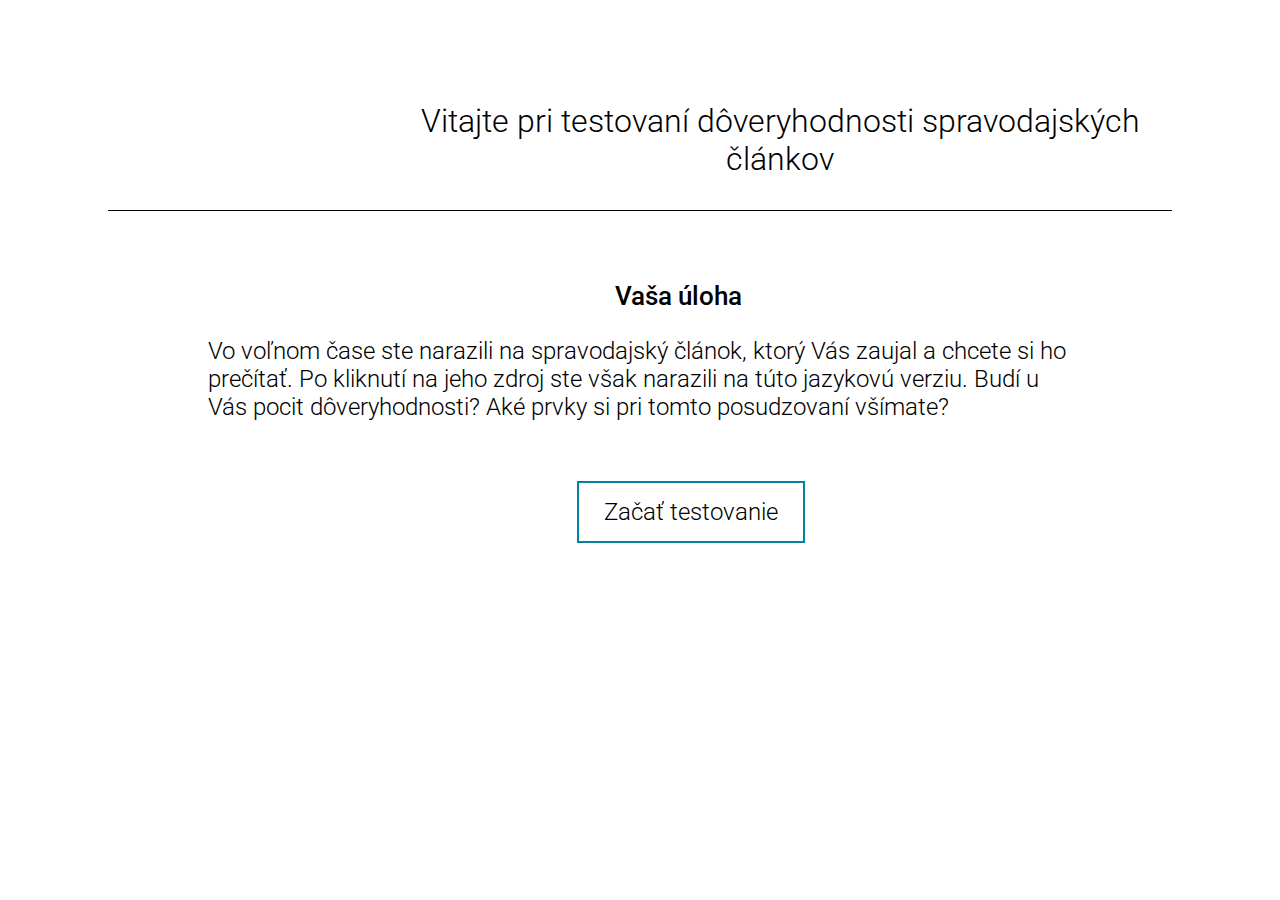
<file: index.html>
<title>Testovanie</title>

<head>
     <meta charset="UTF-8">
     
     <link rel="preconnect" href="https://fonts.gstatic.com">
     <link href="https://fonts.googleapis.com/css2?family=Roboto:wght@300;500&display=swap" rel="stylesheet">

     <link rel="stylesheet" href="index_style.css">

</head>

<body>
    <div class="border">
        <p class="welcome">Vitajte pri testovaní dôveryhodnosti spravodajských článkov</p> 
    </div>

    <p class="task">Vaša úloha</p>
    
    <div class="info">
        <p> Vo voľnom čase ste narazili na spravodajský článok,
            ktorý Vás zaujal a chcete si ho prečítať. Po kliknutí na jeho zdroj
            ste však narazili na túto jazykovú verziu. Budí u Vás pocit dôveryhodnosti?
            Aké prvky si pri tomto posudzovaní všímate?
        </p>
    </div>
     
    <a href="1_author_source_style.html">
          <button class="button start_btn">Začať testovanie</button>
    </a>

</body>
</file>
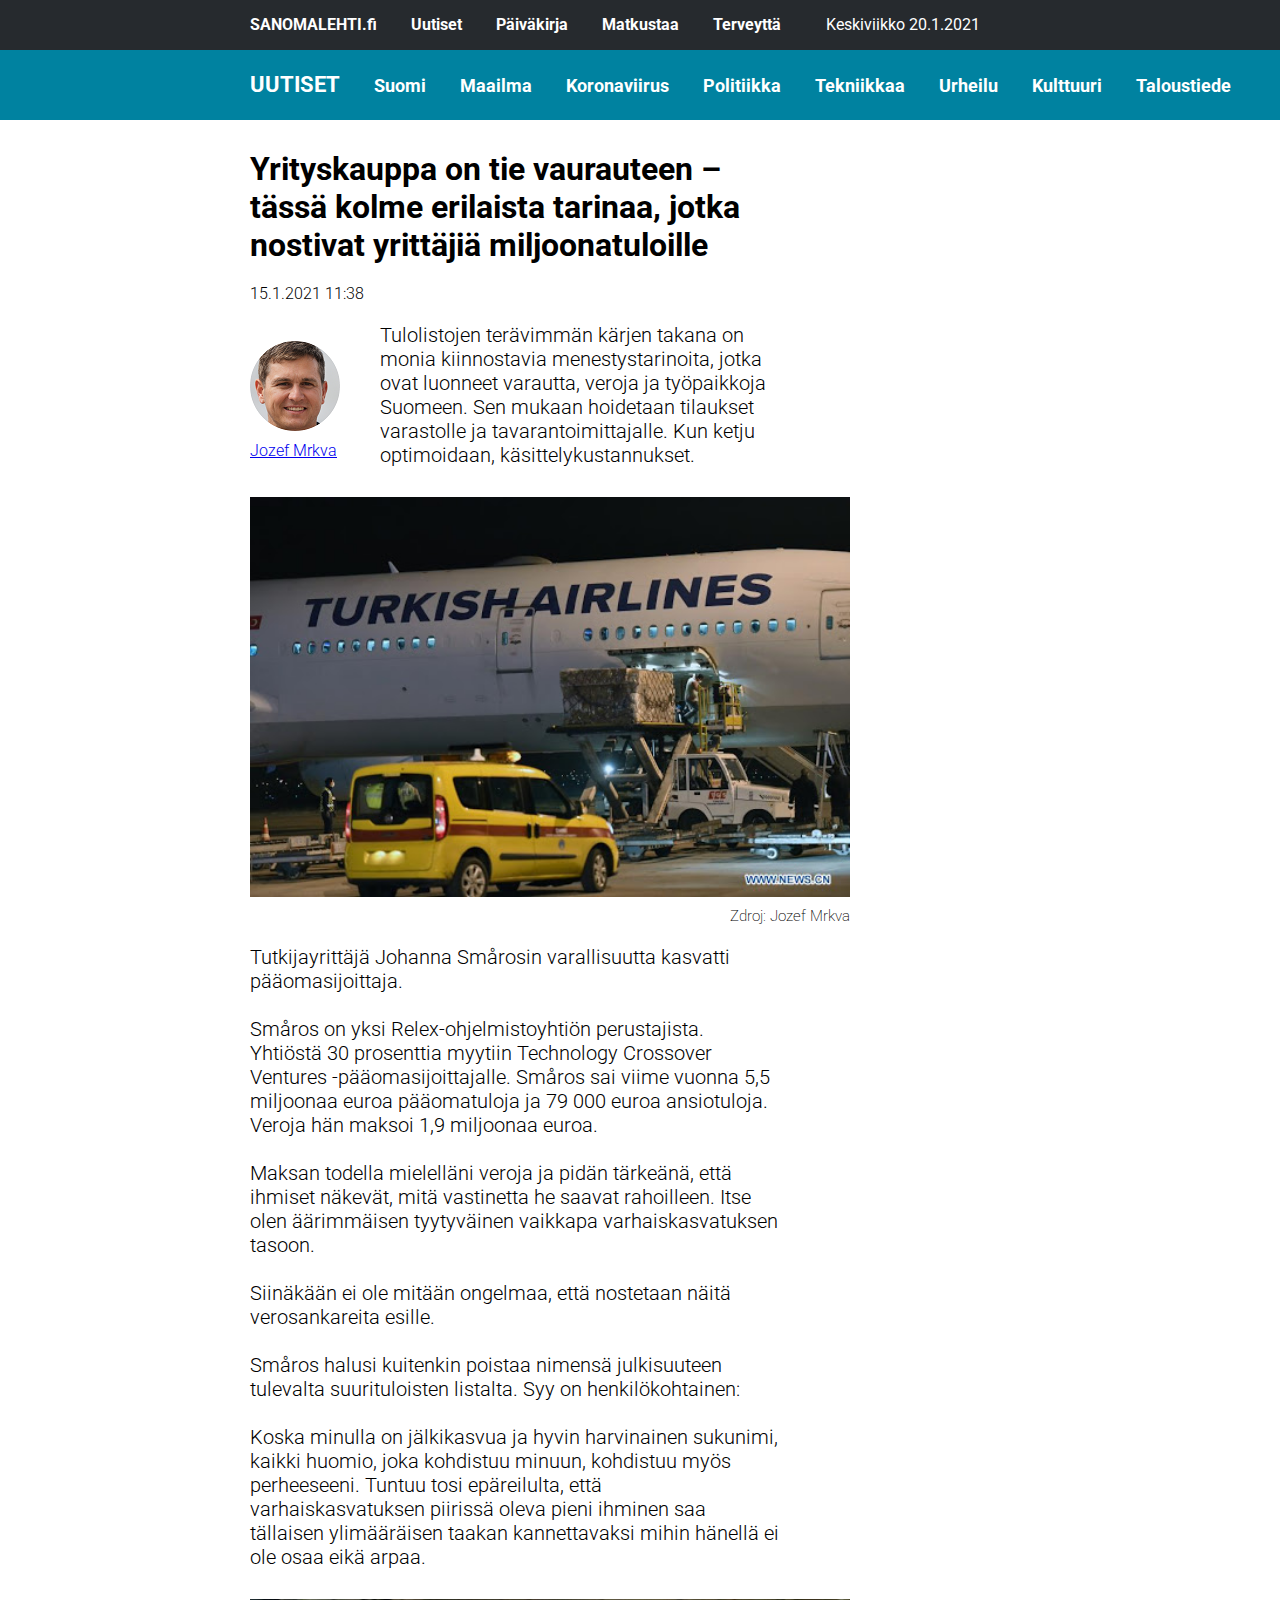
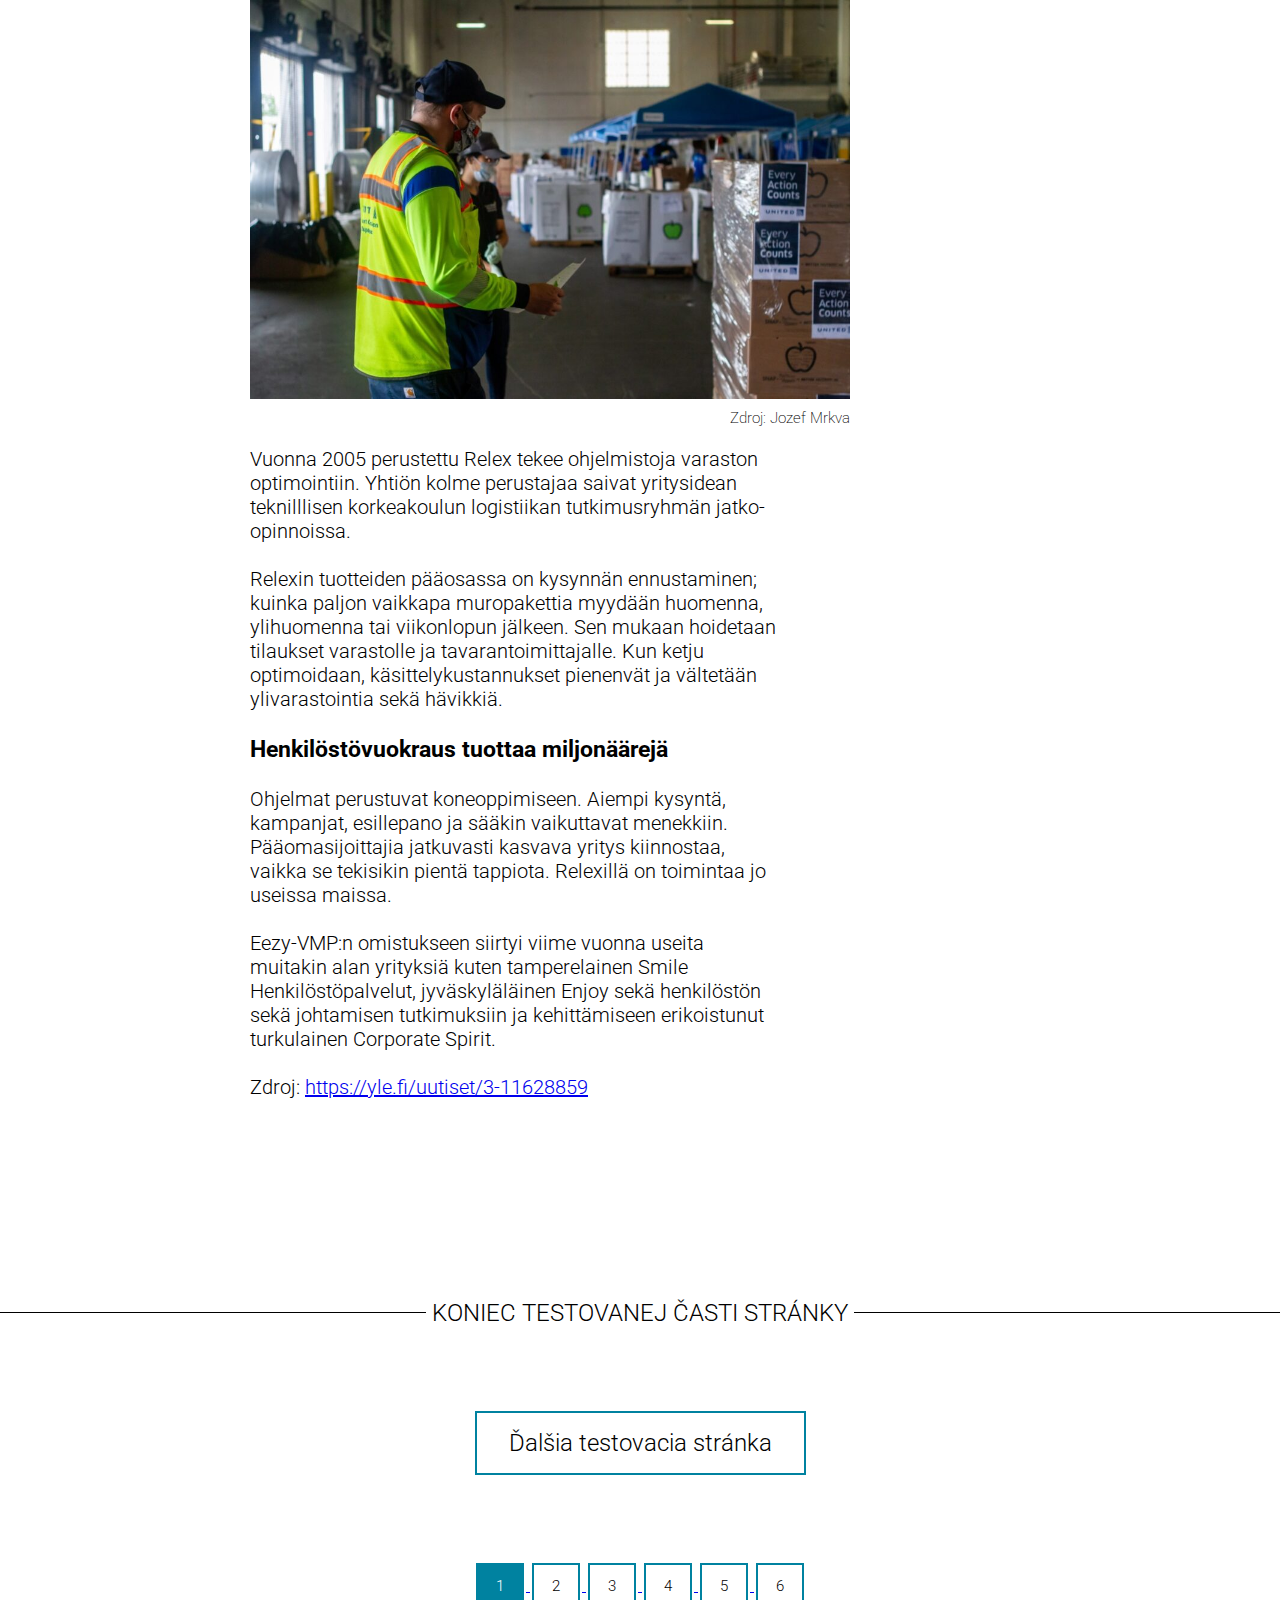
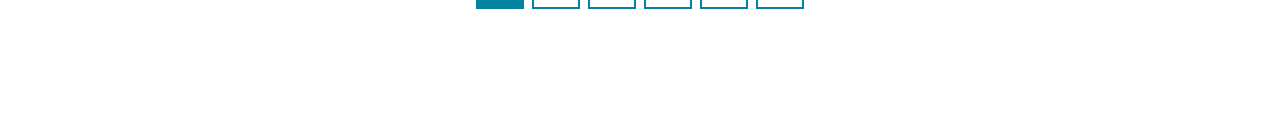
<file: 1_author_source_style.html>
<title>1. News Article</title>

<head>
     <meta charset="UTF-8">
     
     <link rel="preconnect" href="https://fonts.gstatic.com">
     <link href="https://fonts.googleapis.com/css2?family=Roboto:wght@300;500&display=swap" rel="stylesheet">

     <link rel="stylesheet" href="1_author_source_style.css">

     <script>
     (function(h,e,a,t,m,p) {
     m=e.createElement(a);m.async=!0;m.src=t;
     p=e.getElementsByTagName(a)[0];p.parentNode.insertBefore(m,p);
     })(window,document,'script','https://u.heatmap.it/log.js');
     </script>

</head>

<body>
     <nav class="main_navbar">
          <ul>
               <li><a class="active" href="homepage.html">SANOMALEHTI.fi</a></li>
               <li><a href="news.html">Uutiset</a></li>
               <li><a href="sport.html">Päiväkirja</a></li>
               <li><a href="news.html">Matkustaa</a></li>
               <li><a href="sport.html">Terveyttä</a></li>
          </ul>

          <p class="date">Keskiviikko 20.1.2021</p>
     </nav>

     <nav class="navbar">
          <ul>
               <li><a class="active" href="news.html">UUTISET</a></li>
               <li><a href="homepage.html">Suomi</a></li>
               <li><a href="sport.html">Maailma</a></li>
               <li><a href="homepage.html">Koronaviirus</a></li>
               <li><a href="news.html">Politiikka</a></li>
               <li><a href="news.html">Tekniikkaa</a></li>
               <li><a href="sport.html">Urheilu</a></li>
               <li><a href="news.html">Kulttuuri</a></li>
               <li><a href="news.html">Taloustiede</a></li>
          </ul>
     </nav>

     <h1 class="article_title">Yrityskauppa on tie vaurauteen – tässä kolme erilaista tarinaa, jotka nostivat yrittäjiä miljoonatuloille</h1>

     <p class="article_date">15.1.2021 11:38</p>

     <div class="article_info">
          <div class="author">
               <img class="author_img" src="author.png">

               <a href="author_profile.html">Jozef Mrkva</a>

          </div>

          <div class="intro_text">
               <p>Tulolistojen terävimmän kärjen takana on monia kiinnostavia menestystarinoita, jotka ovat 
                    luonneet varautta, veroja ja työpaikkoja Suomeen.
                    Sen mukaan hoidetaan tilaukset varastolle ja tavarantoimittajalle. Kun ketju optimoidaan, 
                    käsittelykustannukset.
               </p>
          </div>
     </div>

     <div class="main_text">

          <figure>
               <img src="img1.jpg">
               <figcaption>Zdroj: Jozef Mrkva</figcaption>
          </figure>

          <p>
               Tutkijayrittäjä Johanna Smårosin varallisuutta kasvatti pääomasijoittaja. 
          </p> <br>

          <p>
               Småros on yksi Relex-ohjelmistoyhtiön perustajista. Yhtiöstä 30 prosenttia myytiin Technology Crossover Ventures 
               -pääomasijoittajalle. Småros sai viime vuonna 5,5 miljoonaa euroa pääomatuloja ja 79 000 euroa ansiotuloja. 
               Veroja hän maksoi 1,9 miljoonaa euroa.
          </p> <br>
              
          <p>
               Maksan todella mielelläni veroja ja pidän tärkeänä, että ihmiset näkevät, mitä vastinetta he saavat rahoilleen. 
               Itse olen äärimmäisen tyytyväinen vaikkapa varhaiskasvatuksen tasoon.
          </p> <br>
          
          <p>
               Siinäkään ei ole mitään ongelmaa, että nostetaan näitä verosankareita esille.
          </p> <br>
          
          <p>
               Småros halusi kuitenkin poistaa nimensä julkisuuteen tulevalta suurituloisten listalta.
                Syy on henkilökohtainen:
          </p> <br>
          
          <p>
               Koska minulla on jälkikasvua ja hyvin harvinainen sukunimi, kaikki huomio, joka kohdistuu minuun, kohdistuu myös perheeseeni. 
               Tuntuu tosi epäreilulta, että varhaiskasvatuksen piirissä oleva pieni ihminen saa tällaisen ylimääräisen taakan 
               kannettavaksi mihin hänellä ei ole osaa eikä arpaa. 
          </p>

          <figure>
               <img src="img2.jpeg">
               <figcaption>Zdroj: Jozef Mrkva</figcaption>
          </figure>
               
          <p>
               Vuonna 2005 perustettu Relex tekee ohjelmistoja varaston optimointiin. 
               Yhtiön kolme perustajaa saivat yritysidean teknilllisen korkeakoulun logistiikan tutkimusryhmän jatko-opinnoissa.
          </p> <br>
          
          <p>
               Relexin tuotteiden pääosassa on kysynnän ennustaminen; kuinka paljon vaikkapa muropakettia myydään huomenna, 
               ylihuomenna tai viikonlopun jälkeen. 
               Sen mukaan hoidetaan tilaukset varastolle ja tavarantoimittajalle. Kun ketju optimoidaan, 
               käsittelykustannukset pienenvät ja vältetään ylivarastointia sekä hävikkiä.
          </p> <br>

          <h3>
               Henkilöstövuokraus tuottaa miljonäärejä
          </h3> <br>

          <p>
               Ohjelmat perustuvat koneoppimiseen. Aiempi kysyntä, kampanjat, esillepano ja sääkin vaikuttavat menekkiin.
               Pääomasijoittajia jatkuvasti kasvava yritys kiinnostaa, vaikka se tekisikin pientä tappiota. Relexillä on 
               toimintaa jo useissa maissa.
          </p> <br>

          <p>
               Eezy-VMP:n omistukseen siirtyi viime vuonna useita muitakin alan yrityksiä kuten tamperelainen Smile Henkilöstöpalvelut, jyväskyläläinen 
               Enjoy sekä henkilöstön sekä johtamisen tutkimuksiin ja kehittämiseen erikoistunut turkulainen Corporate Spirit.
          </p> <br>

          <p>Zdroj:
          <a href="https://yle.fi/uutiset/3-11628859" target="_blank">https://yle.fi/uutiset/3-11628859</a>
          </p>
     </div>

     <div class="separator">KONIEC TESTOVANEJ ČASTI STRÁNKY</div>
     
     <div class="end_of_page">
          <a href="2_author_location.html">
          <button class="button next_page_btn">Ďalšia testovacia stránka</button>
          </a>

          <div class="page_nums">
               <a href="#">
                    <button class="button this_page_btn">1</button>
               </a>
     
               <a href="2_author_location.html">
                    <button class="button num_btn">2</button>
               </a>
     
               <a href="3_author_rating.html">
                    <button class="button num_btn">3</button>
               </a>
     
               <a href="4_location_article_rating.html">
                    <button class="button num_btn">4</button>
               </a>

               <a href="5_general_author_article_rating.html">
                    <button class="button num_btn">5</button>
               </a>

               <a href="6_non_credible_source.html">
                    <button class="button num_btn">6</button>
               </a>
          </div>
     </div>
</body>
</file>
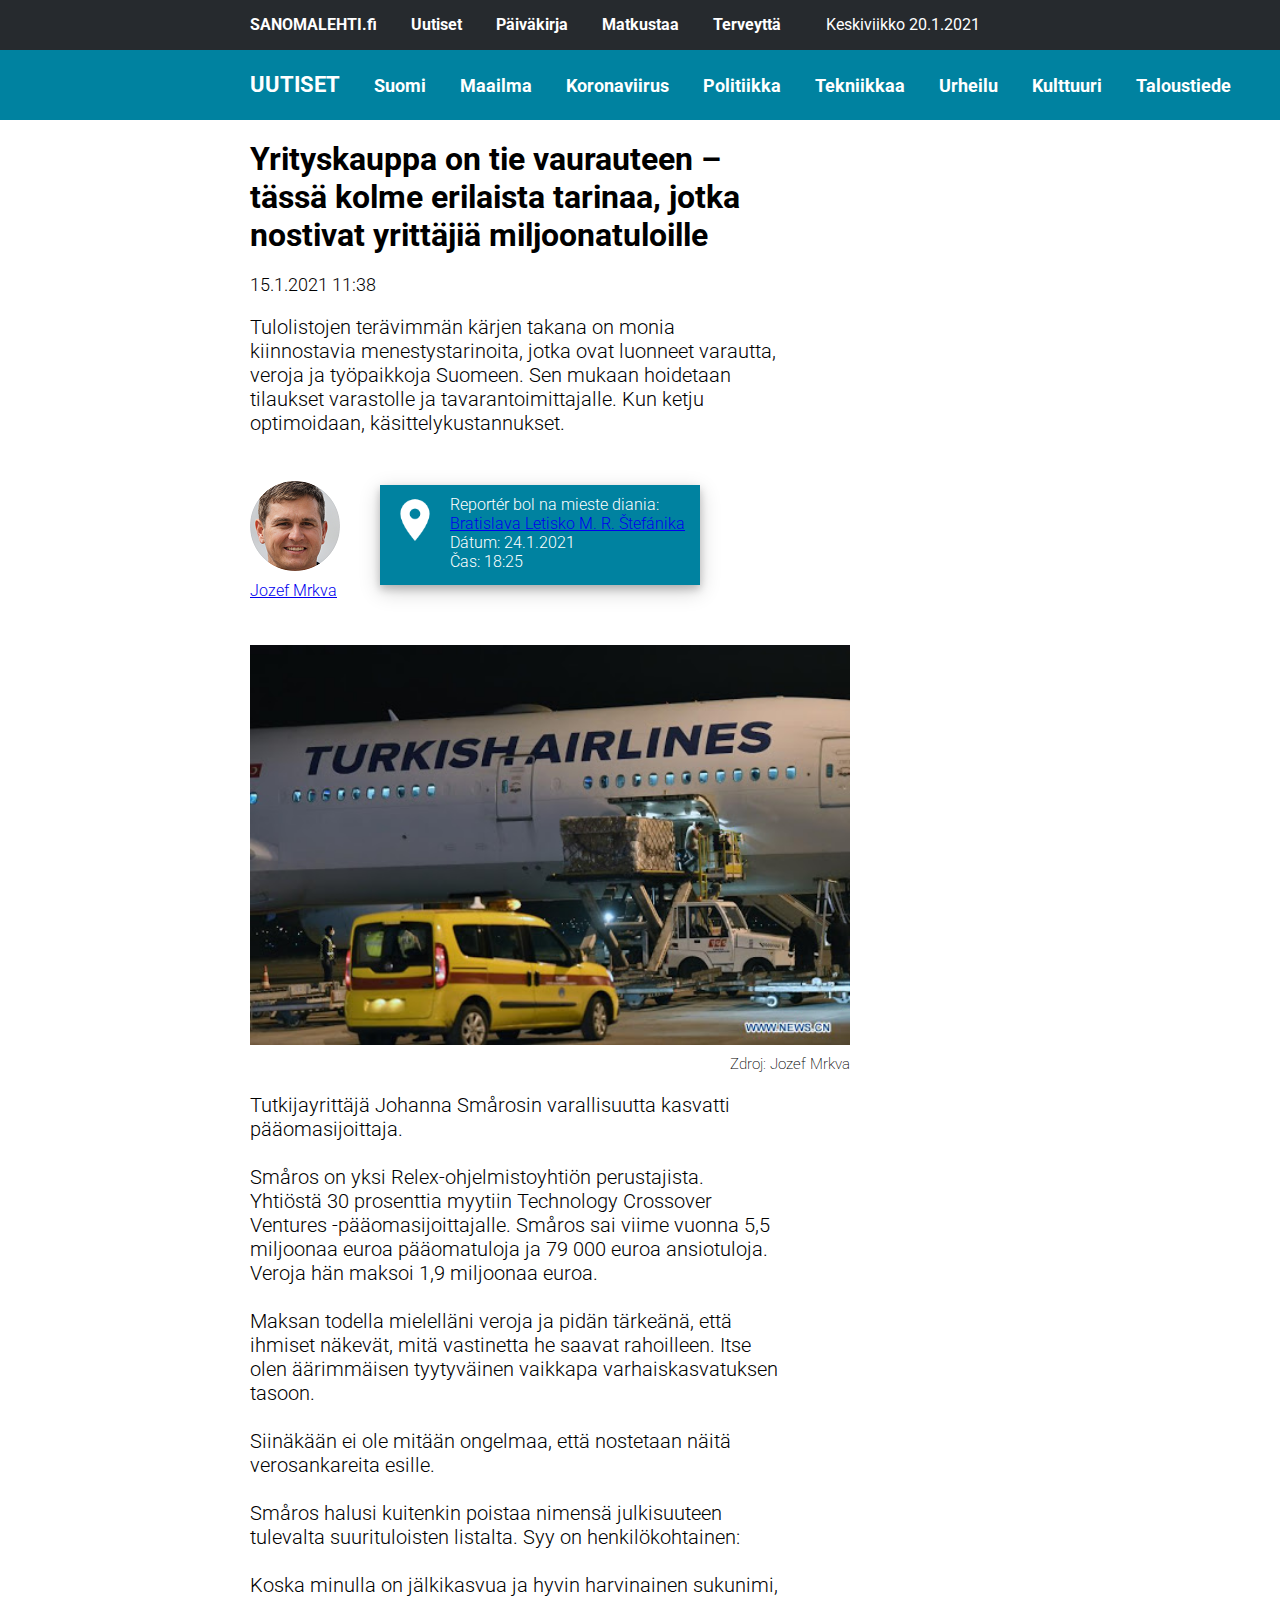
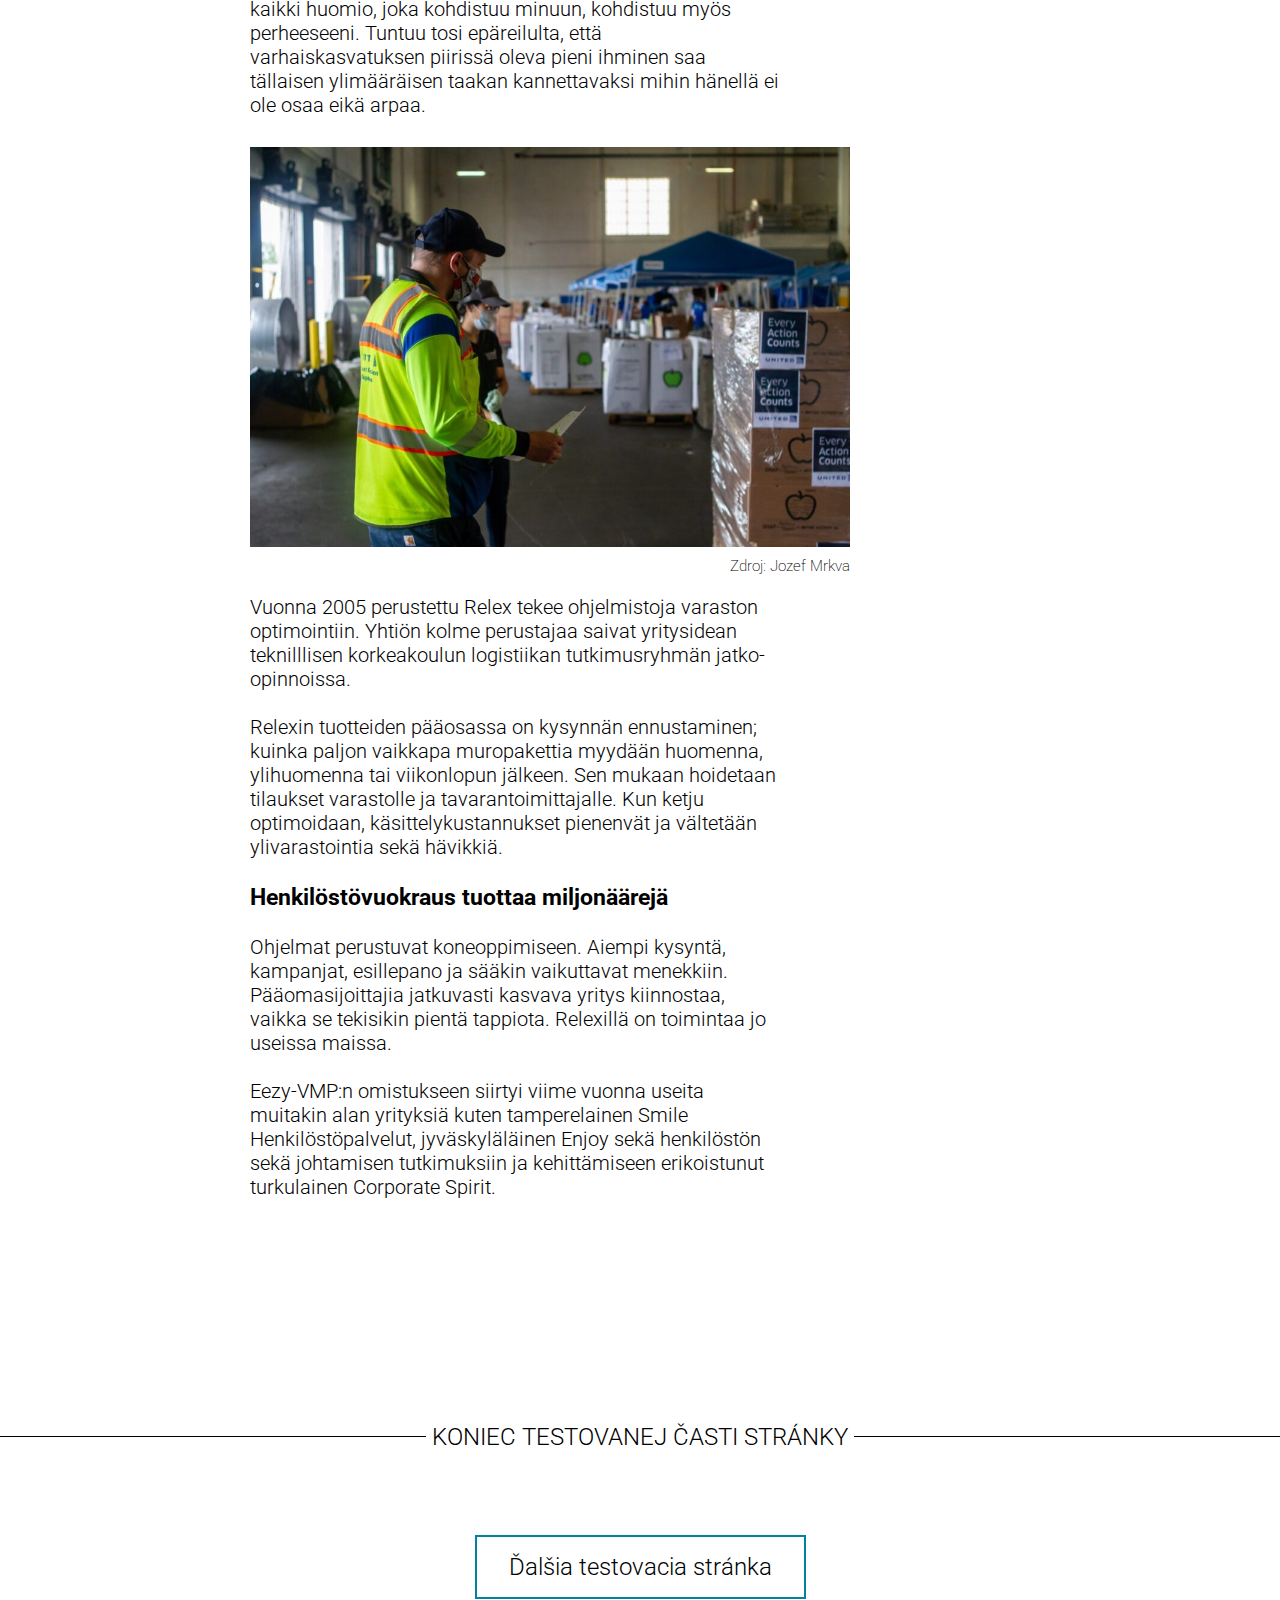
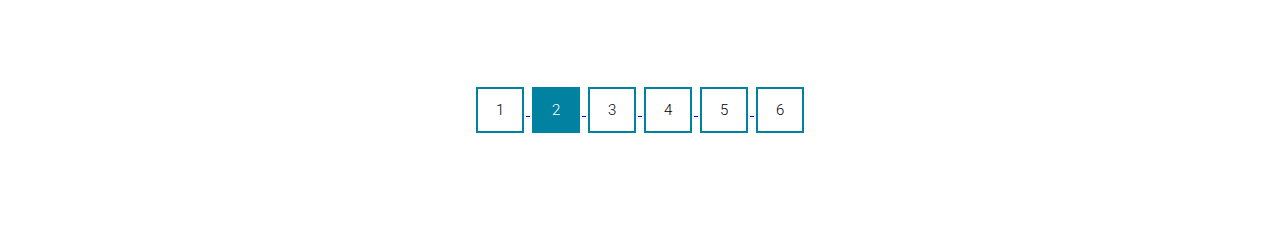
<file: 2_author_location.html>
<title>2. News Article</title>

<head>
     <meta charset="UTF-8">
     <meta http-equiv="X-UA-Compatible" content="IE=edge">
     <meta name="viewport" content="width=device-width, initial-scale=1">
     
     <link rel="preconnect" href="https://fonts.gstatic.com">
     <link href="https://fonts.googleapis.com/css2?family=Roboto:wght@300;500&display=swap" rel="stylesheet">

     <link rel="stylesheet" href="style.css">


     <script>
     (function(h,e,a,t,m,p) {
     m=e.createElement(a);m.async=!0;m.src=t;
     p=e.getElementsByTagName(a)[0];p.parentNode.insertBefore(m,p);
     })(window,document,'script','https://u.heatmap.it/log.js');
     </script>
     
</head>

<body>
     <nav class="main_navbar">
          <ul>
               <li><a class="active" href="homepage.html">SANOMALEHTI.fi</a></li>
               <li><a href="news.html">Uutiset</a></li>
               <li><a href="sport.html">Päiväkirja</a></li>
               <li><a href="news.html">Matkustaa</a></li>
               <li><a href="sport.html">Terveyttä</a></li>
          </ul>

          <p class="date">Keskiviikko 20.1.2021</p>
     </nav>

     <nav class="navbar">
          <ul>
               <li><a class="active" href="news.html">UUTISET</a></li>
               <li><a href="homepage.html">Suomi</a></li>
               <li><a href="sport.html">Maailma</a></li>
               <li><a href="homepage.html">Koronaviirus</a></li>
               <li><a href="news.html">Politiikka</a></li>
               <li><a href="news.html">Tekniikkaa</a></li>
               <li><a href="sport.html">Urheilu</a></li>
               <li><a href="news.html">Kulttuuri</a></li>
               <li><a href="news.html">Taloustiede</a></li>
          </ul>
     </nav>

     <h1 class="article_title">Yrityskauppa on tie vaurauteen – tässä kolme erilaista tarinaa, jotka nostivat yrittäjiä miljoonatuloille</h1>

     <p class="article_date">15.1.2021 11:38</p>

     <div class="intro_text">
          <p>Tulolistojen terävimmän kärjen takana on monia kiinnostavia menestystarinoita, jotka ovat 
               luonneet varautta, veroja ja työpaikkoja Suomeen.
               Sen mukaan hoidetaan tilaukset varastolle ja tavarantoimittajalle. Kun ketju optimoidaan, 
               käsittelykustannukset.
          </p>
     </div>

     <div class="article_info">
          <div class="author">
               <img class="author_img" src="author.png">
               <a href="author_profile.html">Jozef Mrkva</a>
          </div>

          <div class="gps_info">
               <img class="gps_icon" src="gps_icon.png">
     
               <div class="gps_text">
                    <p>Reportér bol na mieste diania: 
                         <a href="https://www.google.sk/maps/place/Letisko+M.+R.+%C5%A0tef%C3%A1nika/@48.2010571,17.2231881,12z/data=!4m5!3m4!1s0x476c8f6769b0bf69:0xbc24346431f66ff7!8m2!3d48.1702634!4d17.2105238?hl=sk&authuser=0" 
                         target="_blank">Bratislava Letisko M. R. Štefánika</a>
                    </p>
                    <p>Dátum: 24.1.2021</p>
                    <p>Čas: 18:25</p>
               </div>
          </div>
     </div>

     <div class="main_text">

          <figure>
               <img src="img1.jpg">
               <figcaption>Zdroj: Jozef Mrkva</figcaption>
          </figure>

          <p>
               Tutkijayrittäjä Johanna Smårosin varallisuutta kasvatti pääomasijoittaja. 
          </p> <br>

          <p>
               Småros on yksi Relex-ohjelmistoyhtiön perustajista. Yhtiöstä 30 prosenttia myytiin Technology Crossover Ventures 
               -pääomasijoittajalle. Småros sai viime vuonna 5,5 miljoonaa euroa pääomatuloja ja 79 000 euroa ansiotuloja. 
               Veroja hän maksoi 1,9 miljoonaa euroa.
          </p> <br>
              
          <p>
               Maksan todella mielelläni veroja ja pidän tärkeänä, että ihmiset näkevät, mitä vastinetta he saavat rahoilleen. 
               Itse olen äärimmäisen tyytyväinen vaikkapa varhaiskasvatuksen tasoon.
          </p> <br>
          
          <p>
               Siinäkään ei ole mitään ongelmaa, että nostetaan näitä verosankareita esille.
          </p> <br>
          
          <p>
               Småros halusi kuitenkin poistaa nimensä julkisuuteen tulevalta suurituloisten listalta.
                Syy on henkilökohtainen:
          </p> <br>
          
          <p>
               Koska minulla on jälkikasvua ja hyvin harvinainen sukunimi, kaikki huomio, joka kohdistuu minuun, kohdistuu myös perheeseeni. 
               Tuntuu tosi epäreilulta, että varhaiskasvatuksen piirissä oleva pieni ihminen saa tällaisen ylimääräisen taakan 
               kannettavaksi mihin hänellä ei ole osaa eikä arpaa. 
          </p>

          <figure>
               <img src="img2.jpeg">
               <figcaption>Zdroj: Jozef Mrkva</figcaption>
          </figure>
               
          <p>
               Vuonna 2005 perustettu Relex tekee ohjelmistoja varaston optimointiin. 
               Yhtiön kolme perustajaa saivat yritysidean teknilllisen korkeakoulun logistiikan tutkimusryhmän jatko-opinnoissa.
          </p> <br>
          
          <p>
               Relexin tuotteiden pääosassa on kysynnän ennustaminen; kuinka paljon vaikkapa muropakettia myydään huomenna, 
               ylihuomenna tai viikonlopun jälkeen. 
               Sen mukaan hoidetaan tilaukset varastolle ja tavarantoimittajalle. Kun ketju optimoidaan, 
               käsittelykustannukset pienenvät ja vältetään ylivarastointia sekä hävikkiä.
          </p> <br>

          <h3>
               Henkilöstövuokraus tuottaa miljonäärejä
          </h3> <br>

          <p>
               Ohjelmat perustuvat koneoppimiseen. Aiempi kysyntä, kampanjat, esillepano ja sääkin vaikuttavat menekkiin.
               Pääomasijoittajia jatkuvasti kasvava yritys kiinnostaa, vaikka se tekisikin pientä tappiota. Relexillä on 
               toimintaa jo useissa maissa.
          </p> <br>

          <p>
               Eezy-VMP:n omistukseen siirtyi viime vuonna useita muitakin alan yrityksiä kuten tamperelainen Smile Henkilöstöpalvelut, jyväskyläläinen 
               Enjoy sekä henkilöstön sekä johtamisen tutkimuksiin ja kehittämiseen erikoistunut turkulainen Corporate Spirit.
          </p> <br>
     </div>

     <div class="separator">KONIEC TESTOVANEJ ČASTI STRÁNKY</div>
     
     <div class="end_of_page">
          <a href="3_author_rating.html">
          <button class="button next_page_btn">Ďalšia testovacia stránka</button>
          </a>

          <div class="page_nums">
               <a href="1_author_source_style.html">
                    <button class="button num_btn">1</button>
               </a>
     
               <a href="#">
                    <button class="button this_page_btn">2</button>
               </a>
     
               <a href="3_author_rating.html">
                    <button class="button num_btn">3</button>
               </a>
     
               <a href="4_location_article_rating.html">
                    <button class="button num_btn">4</button>
               </a>

               <a href="5_general_author_article_rating.html">
                    <button class="button num_btn">5</button>
               </a>

               <a href="6_non_credible_source.html">
                    <button class="button num_btn">6</button>
               </a>
          </div>
     </div>
</body>
</file>
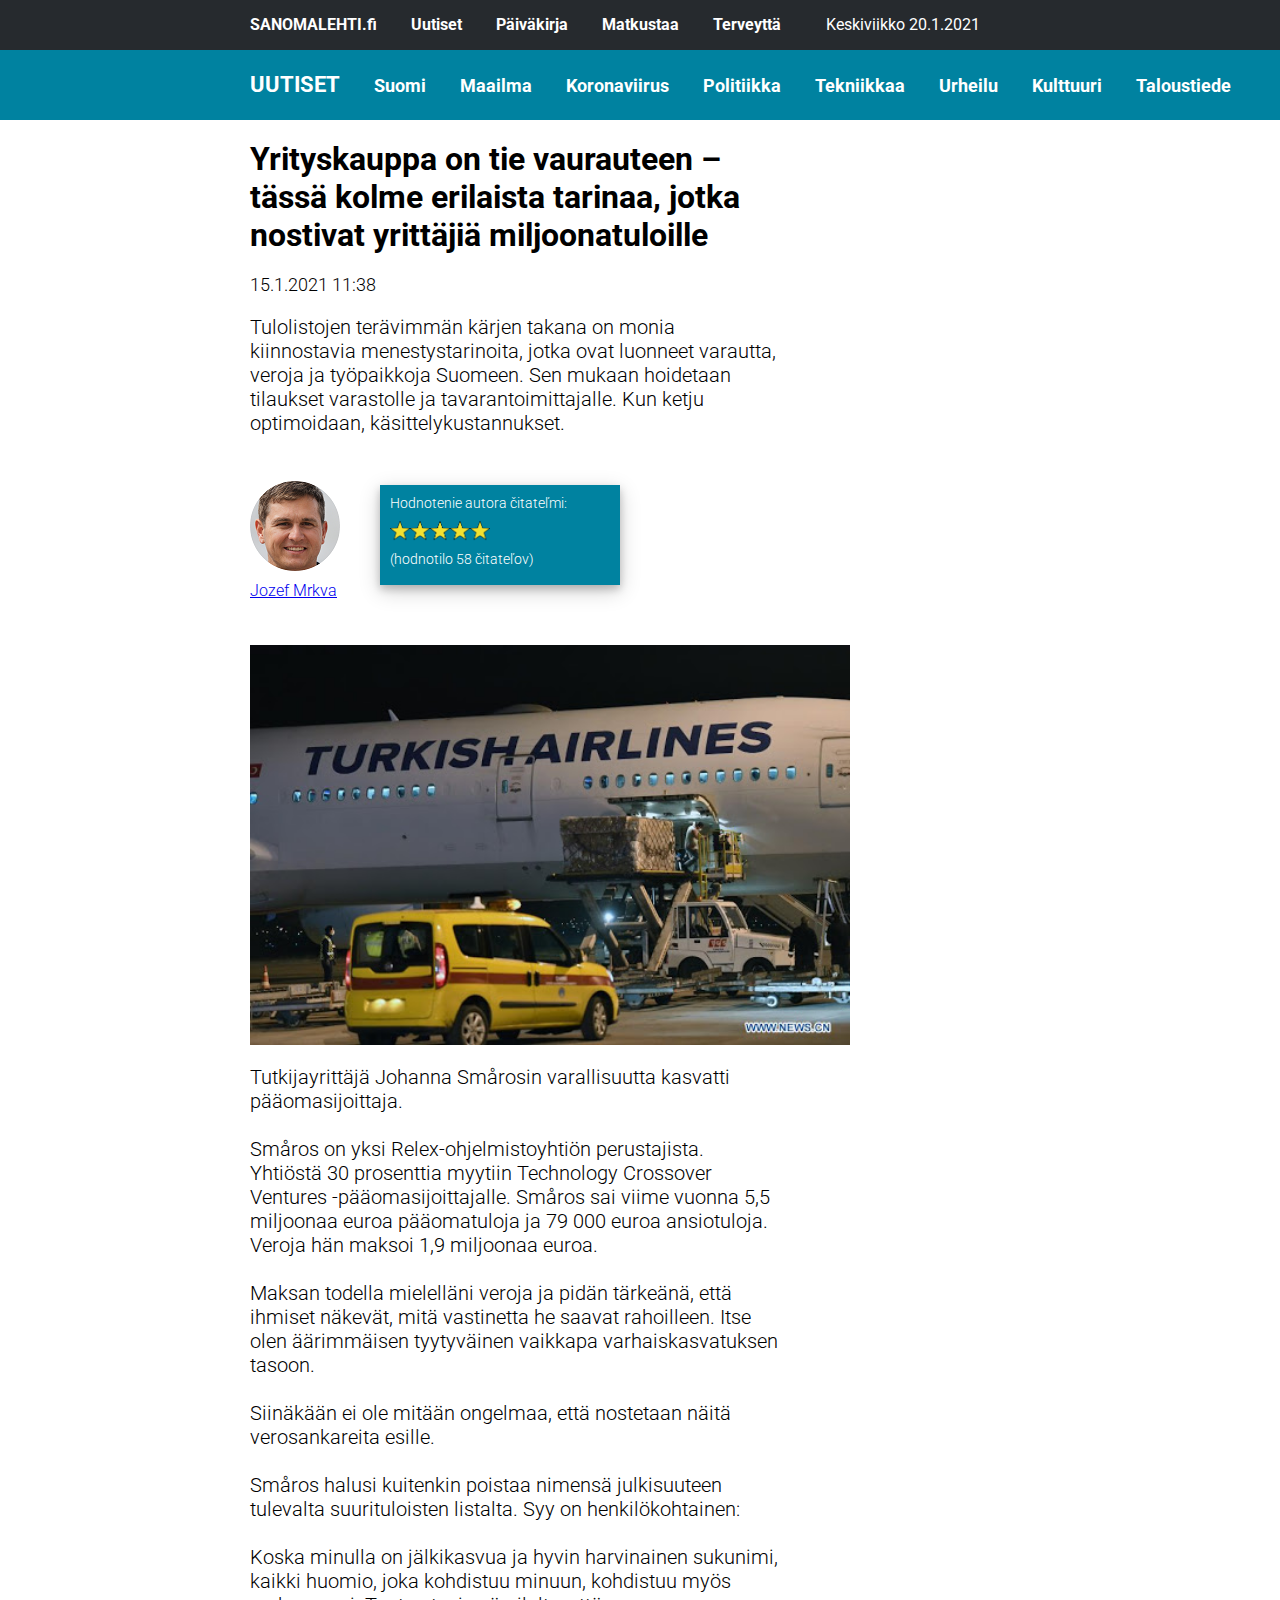
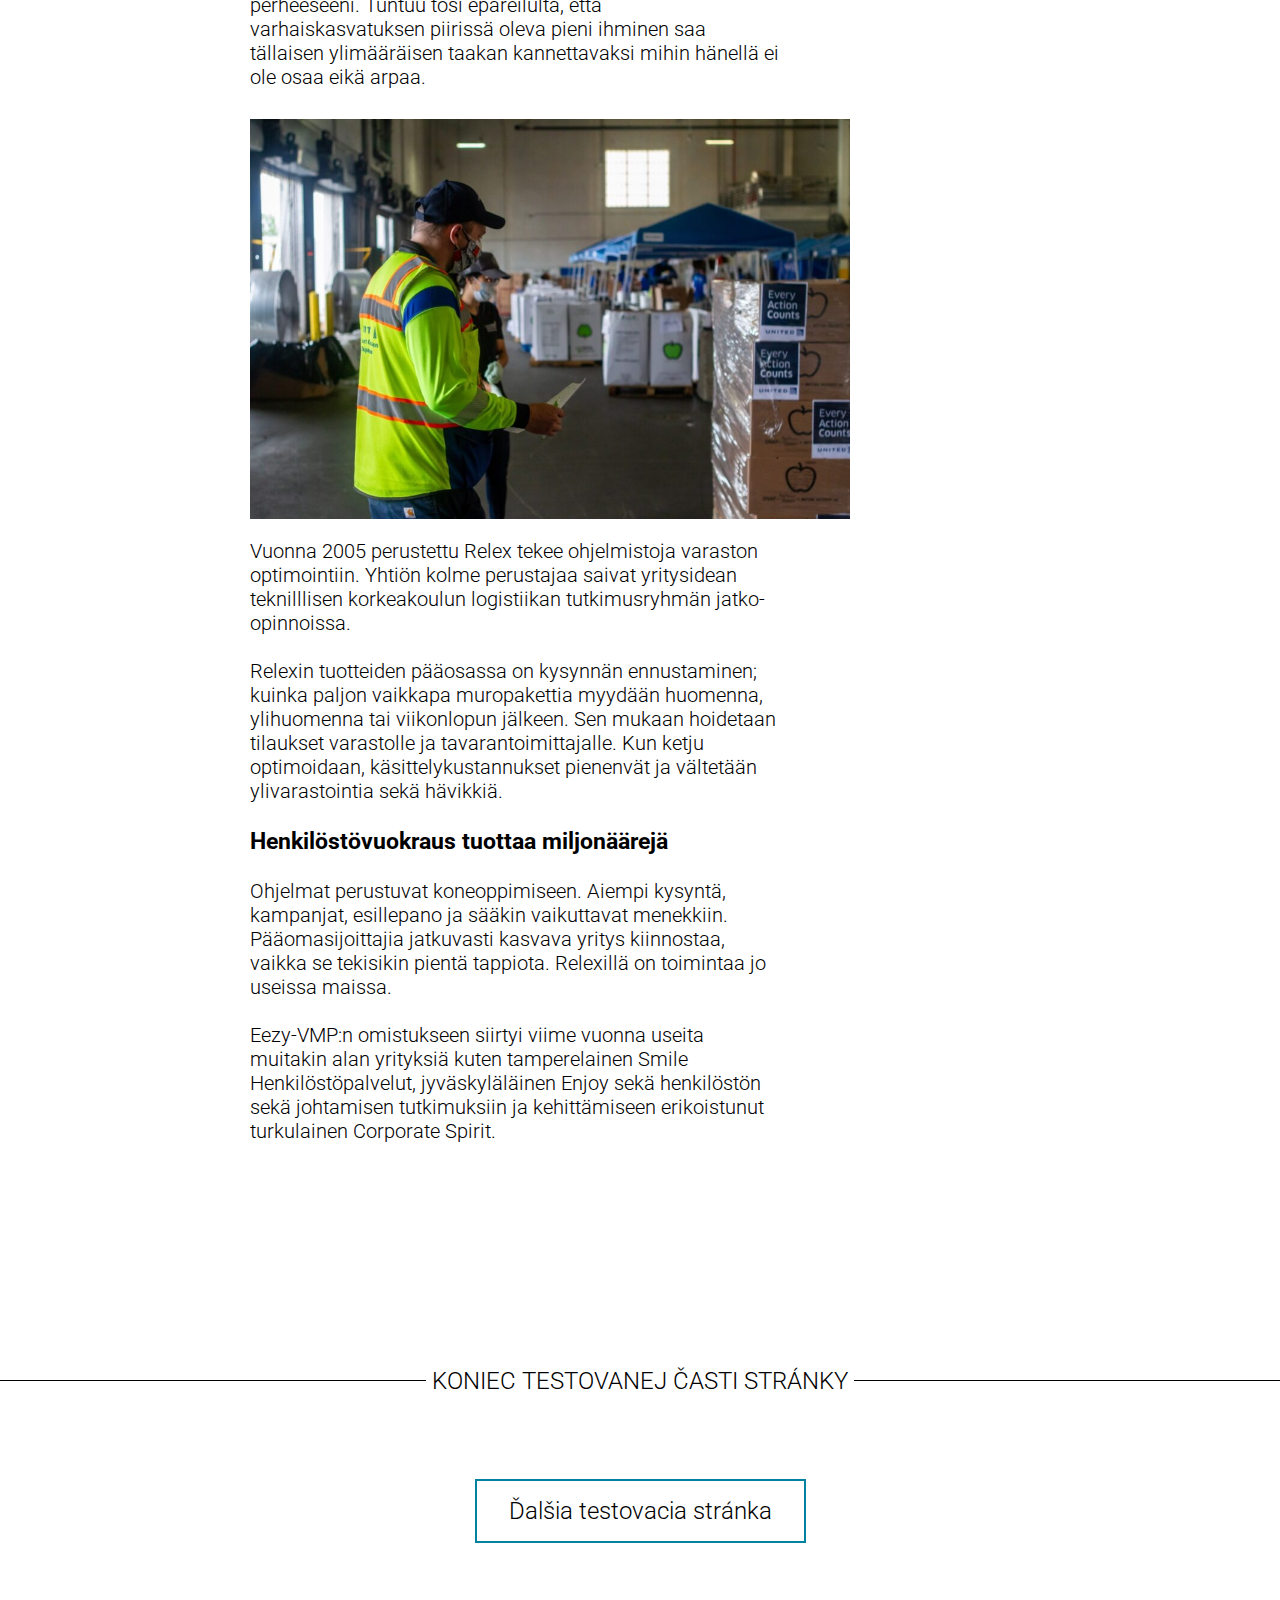
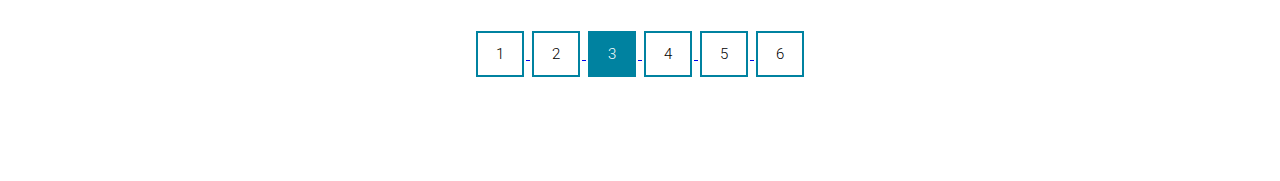
<file: 3_author_rating.html>
<title>3. News Article</title>

<head>
     <meta charset="UTF-8">
     
     <link rel="preconnect" href="https://fonts.gstatic.com">
     <link href="https://fonts.googleapis.com/css2?family=Roboto:wght@300;500&display=swap" rel="stylesheet">

     <link rel="stylesheet" href="style.css">

	 <script>
     (function(h,e,a,t,m,p) {
     m=e.createElement(a);m.async=!0;m.src=t;
     p=e.getElementsByTagName(a)[0];p.parentNode.insertBefore(m,p);
     })(window,document,'script','https://u.heatmap.it/log.js');
     </script>
</head>

<body>
     <nav class="main_navbar">
          <ul>
               <li><a class="active" href="homepage.html">SANOMALEHTI.fi</a></li>
               <li><a href="news.html">Uutiset</a></li>
               <li><a href="sport.html">Päiväkirja</a></li>
               <li><a href="news.html">Matkustaa</a></li>
               <li><a href="sport.html">Terveyttä</a></li>
          </ul>

          <p class="date">Keskiviikko 20.1.2021</p>
     </nav>

     <nav class="navbar">
          <ul>
               <li><a class="active" href="news.html">UUTISET</a></li>
               <li><a href="homepage.html">Suomi</a></li>
               <li><a href="sport.html">Maailma</a></li>
               <li><a href="homepage.html">Koronaviirus</a></li>
               <li><a href="news.html">Politiikka</a></li>
               <li><a href="news.html">Tekniikkaa</a></li>
               <li><a href="sport.html">Urheilu</a></li>
               <li><a href="news.html">Kulttuuri</a></li>
               <li><a href="news.html">Taloustiede</a></li>
          </ul>
     </nav>

     <h1 class="article_title">Yrityskauppa on tie vaurauteen – tässä kolme erilaista tarinaa, jotka nostivat yrittäjiä miljoonatuloille</h1>

     <p class="article_date">15.1.2021 11:38</p>

     <div class="intro_text">
          <p>Tulolistojen terävimmän kärjen takana on monia kiinnostavia menestystarinoita, jotka ovat 
               luonneet varautta, veroja ja työpaikkoja Suomeen.
               Sen mukaan hoidetaan tilaukset varastolle ja tavarantoimittajalle. Kun ketju optimoidaan, 
               käsittelykustannukset.
          </p>
     </div>

     <div class="article_info">
          <div class="author">
               <img class="author_img" src="author.png">
               <a href="author_profile.html">Jozef Mrkva</a>
          </div>
          
          <div class="author_rating">
               <div class="rating_data">
                    <p>Hodnotenie autora čitateľmi:</p>
                    <img class="rating_stars" src="rating.png">
                    <p class="num_of_readers">(hodnotilo 58 čitateľov)</p>
               </div>
          </div>
     </div>

     <div class="main_text">

          <figure>
               <img src="img1.jpg">
          </figure>

          <p>
               Tutkijayrittäjä Johanna Smårosin varallisuutta kasvatti pääomasijoittaja. 
          </p> <br>

          <p>
               Småros on yksi Relex-ohjelmistoyhtiön perustajista. Yhtiöstä 30 prosenttia myytiin Technology Crossover Ventures 
               -pääomasijoittajalle. Småros sai viime vuonna 5,5 miljoonaa euroa pääomatuloja ja 79 000 euroa ansiotuloja. 
               Veroja hän maksoi 1,9 miljoonaa euroa.
          </p> <br>
              
          <p>
               Maksan todella mielelläni veroja ja pidän tärkeänä, että ihmiset näkevät, mitä vastinetta he saavat rahoilleen. 
               Itse olen äärimmäisen tyytyväinen vaikkapa varhaiskasvatuksen tasoon.
          </p> <br>
          
          <p>
               Siinäkään ei ole mitään ongelmaa, että nostetaan näitä verosankareita esille.
          </p> <br>
          
          <p>
               Småros halusi kuitenkin poistaa nimensä julkisuuteen tulevalta suurituloisten listalta.
                Syy on henkilökohtainen:
          </p> <br>
          
          <p>
               Koska minulla on jälkikasvua ja hyvin harvinainen sukunimi, kaikki huomio, joka kohdistuu minuun, kohdistuu myös perheeseeni. 
               Tuntuu tosi epäreilulta, että varhaiskasvatuksen piirissä oleva pieni ihminen saa tällaisen ylimääräisen taakan 
               kannettavaksi mihin hänellä ei ole osaa eikä arpaa. 
          </p>

          <figure>
               <img src="img2.jpeg">
          </figure>
               
          <p>
               Vuonna 2005 perustettu Relex tekee ohjelmistoja varaston optimointiin. 
               Yhtiön kolme perustajaa saivat yritysidean teknilllisen korkeakoulun logistiikan tutkimusryhmän jatko-opinnoissa.
          </p> <br>
          
          <p>
               Relexin tuotteiden pääosassa on kysynnän ennustaminen; kuinka paljon vaikkapa muropakettia myydään huomenna, 
               ylihuomenna tai viikonlopun jälkeen. 
               Sen mukaan hoidetaan tilaukset varastolle ja tavarantoimittajalle. Kun ketju optimoidaan, 
               käsittelykustannukset pienenvät ja vältetään ylivarastointia sekä hävikkiä.
          </p> <br>

          <h3>
               Henkilöstövuokraus tuottaa miljonäärejä
          </h3> <br>

          <p>
               Ohjelmat perustuvat koneoppimiseen. Aiempi kysyntä, kampanjat, esillepano ja sääkin vaikuttavat menekkiin.
               Pääomasijoittajia jatkuvasti kasvava yritys kiinnostaa, vaikka se tekisikin pientä tappiota. Relexillä on 
               toimintaa jo useissa maissa.
          </p> <br>

          <p>
               Eezy-VMP:n omistukseen siirtyi viime vuonna useita muitakin alan yrityksiä kuten tamperelainen Smile Henkilöstöpalvelut, jyväskyläläinen 
               Enjoy sekä henkilöstön sekä johtamisen tutkimuksiin ja kehittämiseen erikoistunut turkulainen Corporate Spirit.
          </p> <br>
     </div>

     <div class="separator">KONIEC TESTOVANEJ ČASTI STRÁNKY</div>
     
     <div class="end_of_page">
          <a href="4_location_article_rating.html">
          <button class="button next_page_btn">Ďalšia testovacia stránka</button>
          </a>

          <div class="page_nums">
               <a href="1_author_source_style.html">
                    <button class="button num_btn">1</button>
               </a>
     
               <a href="2_author_location.html">
                    <button class="button num_btn">2</button>
               </a>
     
               <a href="#">
                    <button class="button this_page_btn">3</button>
               </a>
     
               <a href="4_location_article_rating.html">
                    <button class="button num_btn">4</button>
               </a>

               <a href="5_general_author_article_rating.html">
                    <button class="button num_btn">5</button>
               </a>

               <a href="6_non_credible_source.html">
                    <button class="button num_btn">6</button>
               </a>
          </div>
     </div>
</body>
</file>
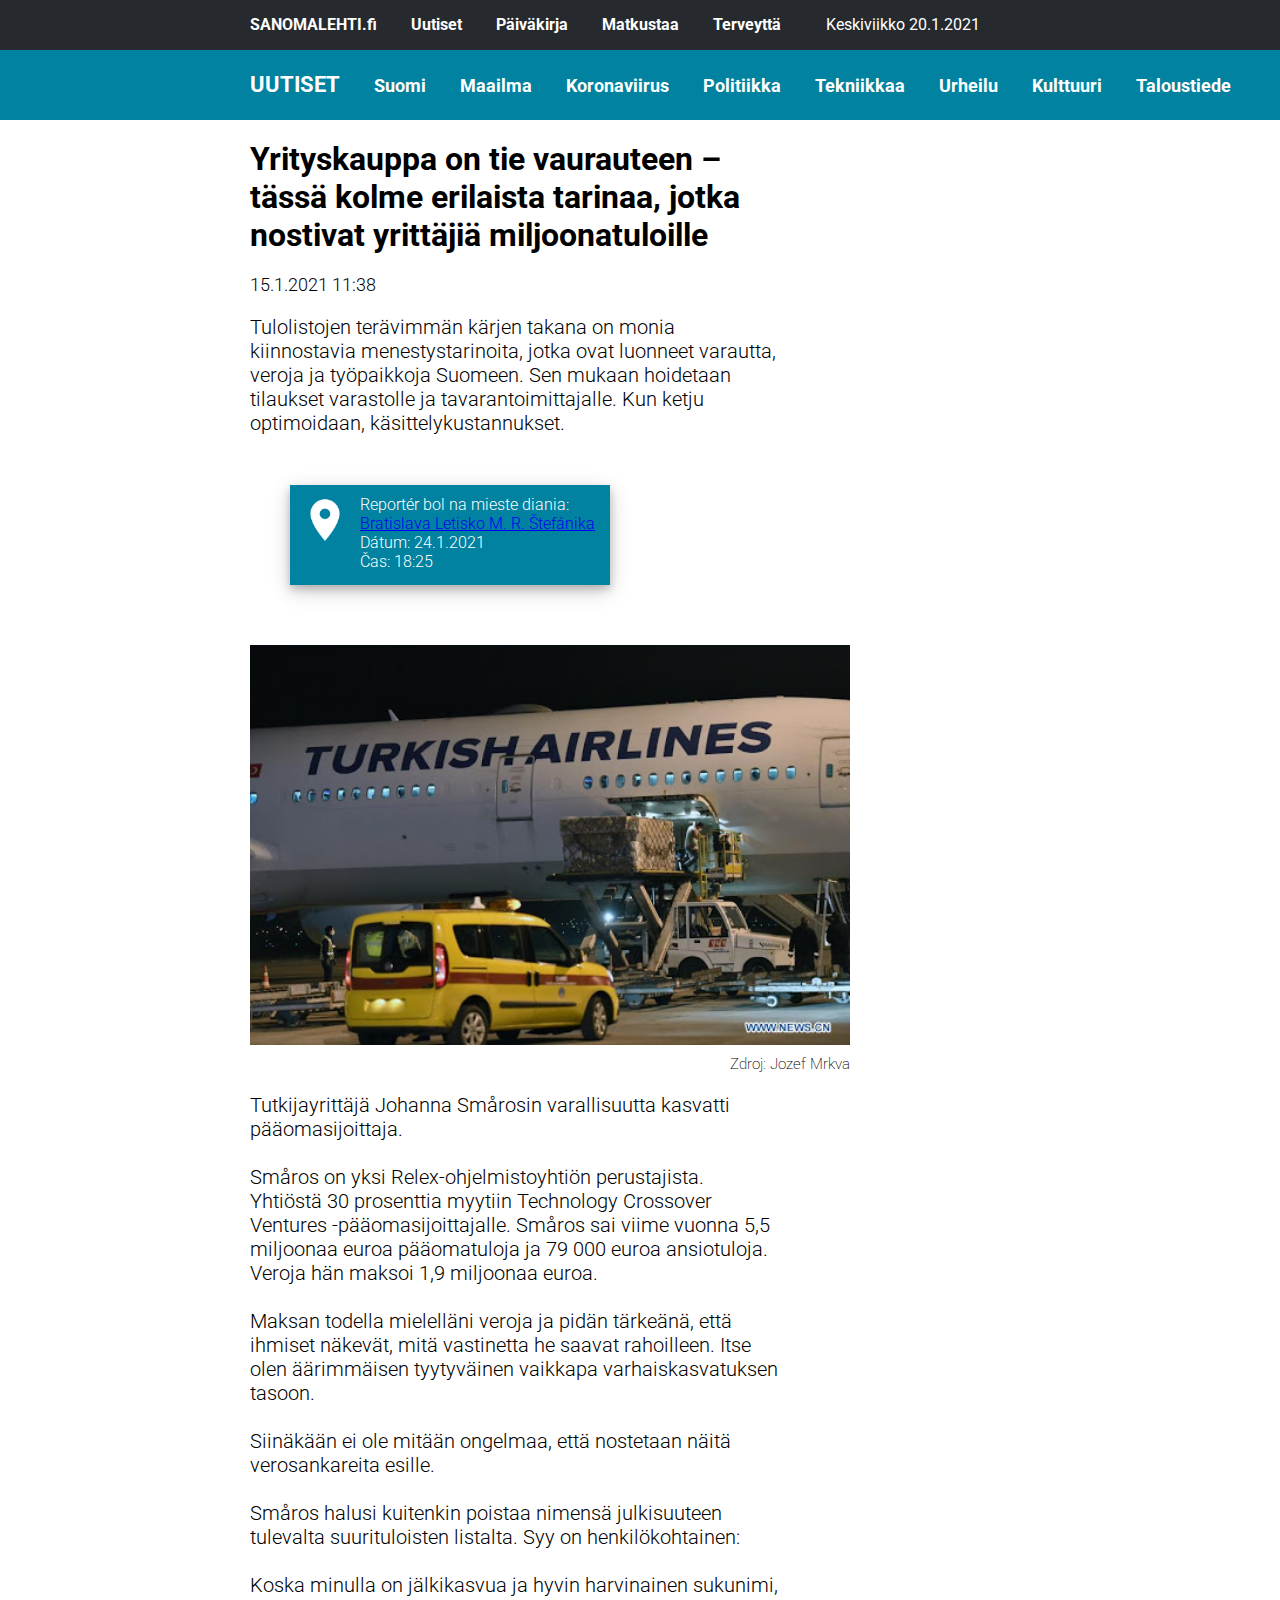
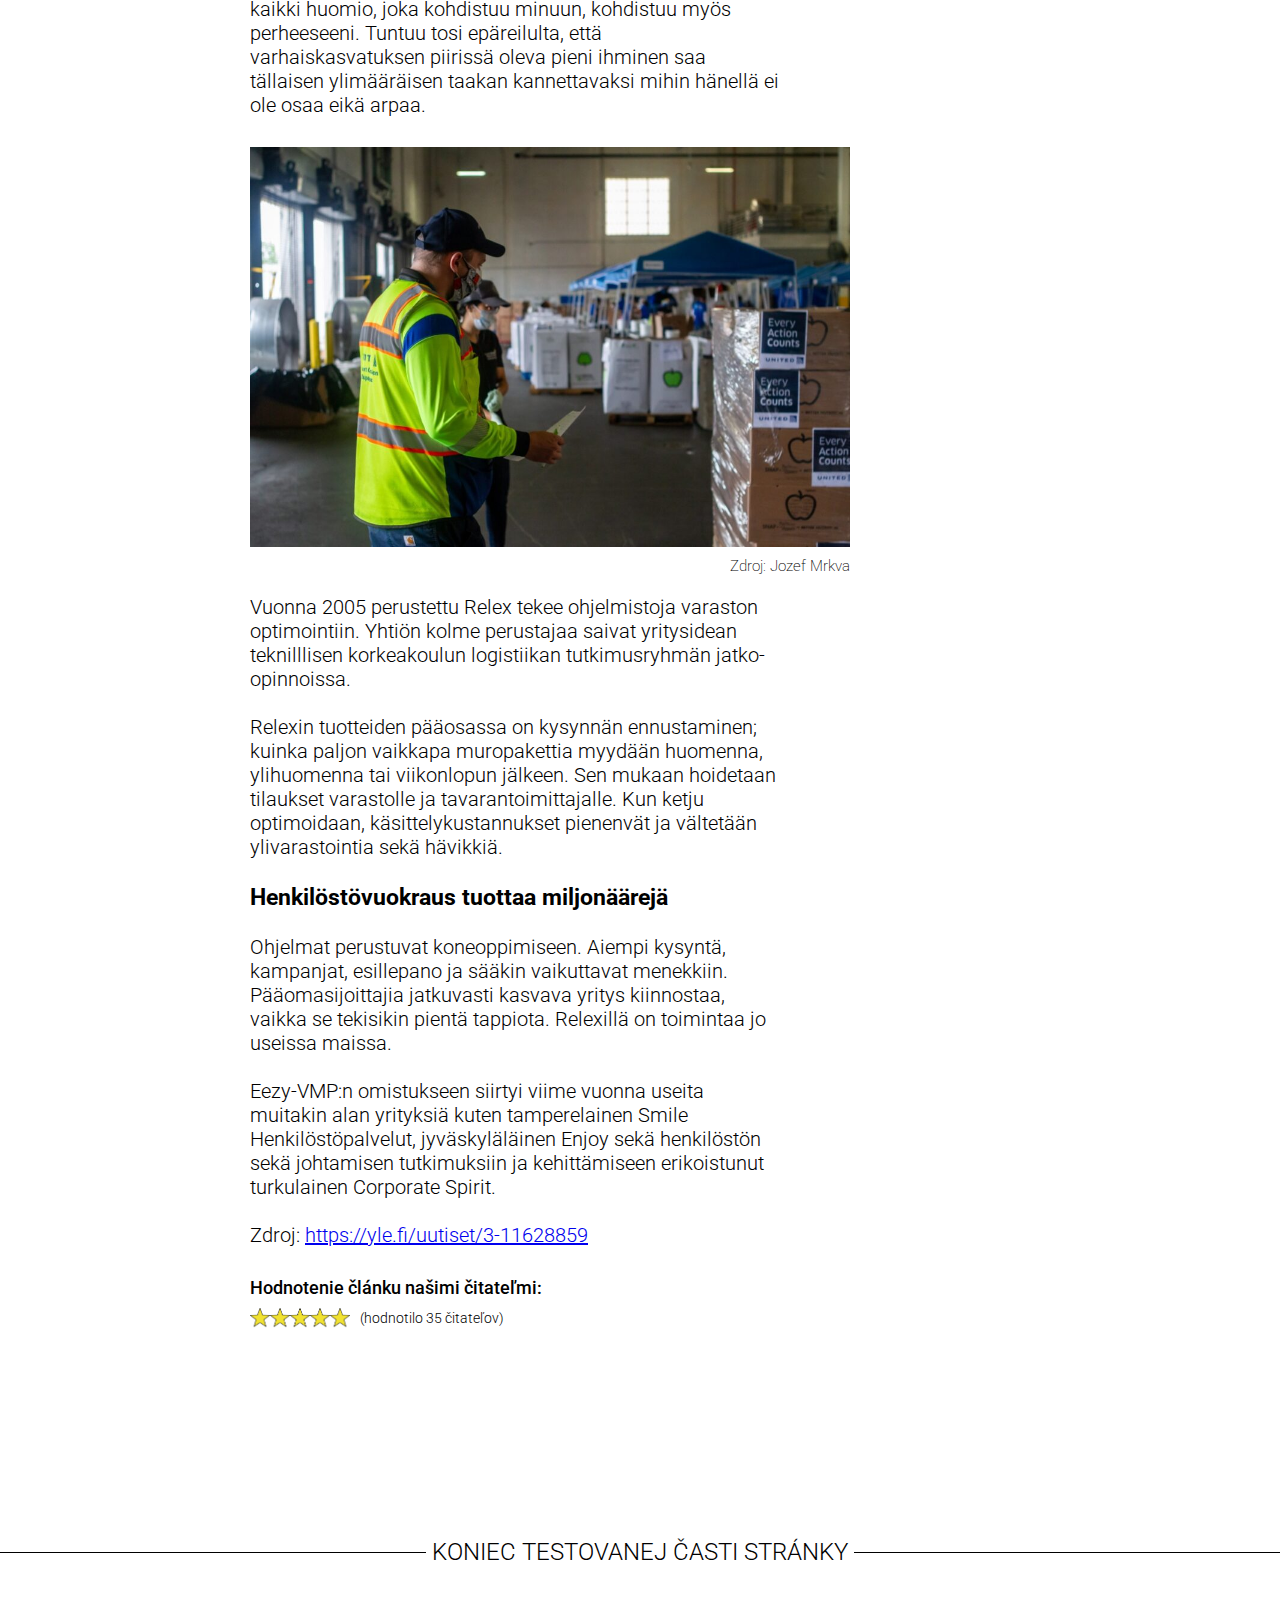
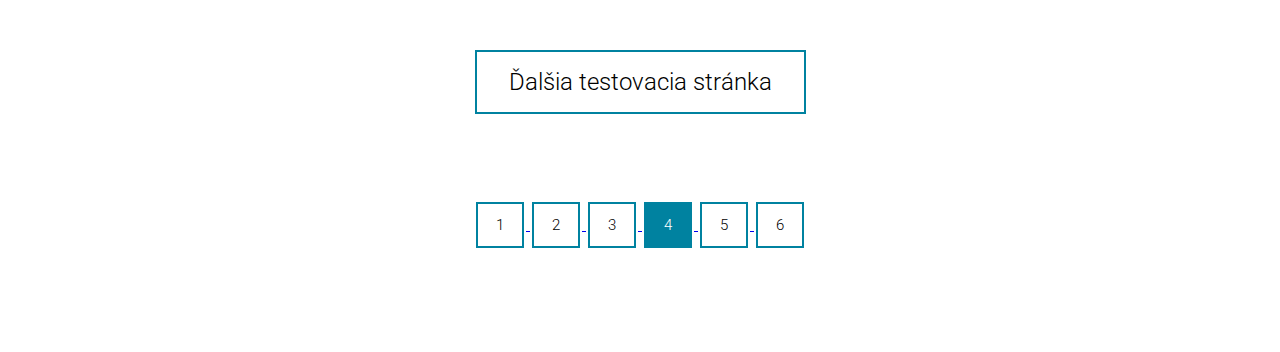
<file: 4_location_article_rating.html>
<title>4. News Article</title>

<head>
     <meta charset="UTF-8">
     
     <link rel="preconnect" href="https://fonts.gstatic.com">
     <link href="https://fonts.googleapis.com/css2?family=Roboto:wght@300;500&display=swap" rel="stylesheet">

     <link rel="stylesheet" href="style.css">

	 <script>
          (function(h,e,a,t,m,p) {
          m=e.createElement(a);m.async=!0;m.src=t;
          p=e.getElementsByTagName(a)[0];p.parentNode.insertBefore(m,p);
          })(window,document,'script','https://u.heatmap.it/log.js');
     </script>
</head>

<body>
     <nav class="main_navbar">
          <ul>
               <li><a class="active" href="homepage.html">SANOMALEHTI.fi</a></li>
               <li><a href="news.html">Uutiset</a></li>
               <li><a href="sport.html">Päiväkirja</a></li>
               <li><a href="news.html">Matkustaa</a></li>
               <li><a href="sport.html">Terveyttä</a></li>
          </ul>

          <p class="date">Keskiviikko 20.1.2021</p>
     </nav>

     <nav class="navbar">
          <ul>
               <li><a class="active" href="news.html">UUTISET</a></li>
               <li><a href="homepage.html">Suomi</a></li>
               <li><a href="sport.html">Maailma</a></li>
               <li><a href="homepage.html">Koronaviirus</a></li>
               <li><a href="news.html">Politiikka</a></li>
               <li><a href="news.html">Tekniikkaa</a></li>
               <li><a href="sport.html">Urheilu</a></li>
               <li><a href="news.html">Kulttuuri</a></li>
               <li><a href="news.html">Taloustiede</a></li>
          </ul>
     </nav>

     <h1 class="article_title">Yrityskauppa on tie vaurauteen – tässä kolme erilaista tarinaa, jotka nostivat yrittäjiä miljoonatuloille</h1>

     <p class="article_date">15.1.2021 11:38</p>

     <div class="intro_text">
          <p>Tulolistojen terävimmän kärjen takana on monia kiinnostavia menestystarinoita, jotka ovat 
               luonneet varautta, veroja ja työpaikkoja Suomeen.
               Sen mukaan hoidetaan tilaukset varastolle ja tavarantoimittajalle. Kun ketju optimoidaan, 
               käsittelykustannukset.
          </p>
     </div>

     <div class="article_info">
          <div class="gps_info">
               <img class="gps_icon" src="gps_icon.png">
     
               <div class="gps_text">
                    <p>Reportér bol na mieste diania: 
                         <a href="https://www.google.sk/maps/place/Letisko+M.+R.+%C5%A0tef%C3%A1nika/@48.2010571,17.2231881,12z/data=!4m5!3m4!1s0x476c8f6769b0bf69:0xbc24346431f66ff7!8m2!3d48.1702634!4d17.2105238?hl=sk&authuser=0" 
                         target="_blank">Bratislava Letisko M. R. Štefánika</a>
                    </p>
                    <p>Dátum: 24.1.2021</p>
                    <p>Čas: 18:25</p>
               </div>
          </div>
     </div>

     <div class="main_text">

          <figure>
               <img src="img1.jpg">
               <figcaption>Zdroj: Jozef Mrkva</figcaption>
          </figure>

          <p>
               Tutkijayrittäjä Johanna Smårosin varallisuutta kasvatti pääomasijoittaja. 
          </p> <br>

          <p>
               Småros on yksi Relex-ohjelmistoyhtiön perustajista. Yhtiöstä 30 prosenttia myytiin Technology Crossover Ventures 
               -pääomasijoittajalle. Småros sai viime vuonna 5,5 miljoonaa euroa pääomatuloja ja 79 000 euroa ansiotuloja. 
               Veroja hän maksoi 1,9 miljoonaa euroa.
          </p> <br>
              
          <p>
               Maksan todella mielelläni veroja ja pidän tärkeänä, että ihmiset näkevät, mitä vastinetta he saavat rahoilleen. 
               Itse olen äärimmäisen tyytyväinen vaikkapa varhaiskasvatuksen tasoon.
          </p> <br>
          
          <p>
               Siinäkään ei ole mitään ongelmaa, että nostetaan näitä verosankareita esille.
          </p> <br>
          
          <p>
               Småros halusi kuitenkin poistaa nimensä julkisuuteen tulevalta suurituloisten listalta.
                Syy on henkilökohtainen:
          </p> <br>
          
          <p>
               Koska minulla on jälkikasvua ja hyvin harvinainen sukunimi, kaikki huomio, joka kohdistuu minuun, kohdistuu myös perheeseeni. 
               Tuntuu tosi epäreilulta, että varhaiskasvatuksen piirissä oleva pieni ihminen saa tällaisen ylimääräisen taakan 
               kannettavaksi mihin hänellä ei ole osaa eikä arpaa. 
          </p>

          <figure>
               <img src="img2.jpeg">
               <figcaption>Zdroj: Jozef Mrkva</figcaption>
          </figure>
               
          <p>
               Vuonna 2005 perustettu Relex tekee ohjelmistoja varaston optimointiin. 
               Yhtiön kolme perustajaa saivat yritysidean teknilllisen korkeakoulun logistiikan tutkimusryhmän jatko-opinnoissa.
          </p> <br>
          
          <p>
               Relexin tuotteiden pääosassa on kysynnän ennustaminen; kuinka paljon vaikkapa muropakettia myydään huomenna, 
               ylihuomenna tai viikonlopun jälkeen. 
               Sen mukaan hoidetaan tilaukset varastolle ja tavarantoimittajalle. Kun ketju optimoidaan, 
               käsittelykustannukset pienenvät ja vältetään ylivarastointia sekä hävikkiä.
          </p> <br>

          <h3>
               Henkilöstövuokraus tuottaa miljonäärejä
          </h3> <br>

          <p>
               Ohjelmat perustuvat koneoppimiseen. Aiempi kysyntä, kampanjat, esillepano ja sääkin vaikuttavat menekkiin.
               Pääomasijoittajia jatkuvasti kasvava yritys kiinnostaa, vaikka se tekisikin pientä tappiota. Relexillä on 
               toimintaa jo useissa maissa.
          </p> <br>

          <p>
               Eezy-VMP:n omistukseen siirtyi viime vuonna useita muitakin alan yrityksiä kuten tamperelainen Smile Henkilöstöpalvelut, jyväskyläläinen 
               Enjoy sekä henkilöstön sekä johtamisen tutkimuksiin ja kehittämiseen erikoistunut turkulainen Corporate Spirit.
          </p> <br>

          <p>Zdroj:
          <a href="https://yle.fi/uutiset/3-11628859" target="_blank">https://yle.fi/uutiset/3-11628859</a>
          </p>
     </div>

     <div class="article_rating">
          <p>
               Hodnotenie článku našimi čitateľmi: 
          </p>
          <div class="article_rating_stars">
               <img class="rating_stars" src="rating.png">
               <p class="num_of_readers">(hodnotilo 35 čitateľov)</p>
          </div>
     </div>

     <div class="separator">KONIEC TESTOVANEJ ČASTI STRÁNKY</div>
     
     <div class="end_of_page">
          <a href="5_general_author_article_rating.html">
          <button class="button next_page_btn">Ďalšia testovacia stránka</button>
          </a>

          <div class="page_nums">
               <a href="1_author_source_style.html">
                    <button class="button num_btn">1</button>
               </a>
     
               <a href="2_author_location.html">
                    <button class="button num_btn">2</button>
               </a>
     
               <a href="3_author_rating.html">
                    <button class="button num_btn">3</button>
               </a>
     
               <a href="#">
                    <button class="button this_page_btn">4</button>
               </a>

               <a href="5_general_author_article_rating.html">
                    <button class="button num_btn">5</button>
               </a>

               <a href="6_non_credible_source.html">
                    <button class="button num_btn">6</button>
               </a>
          </div>
     </div>
</body>
</file>
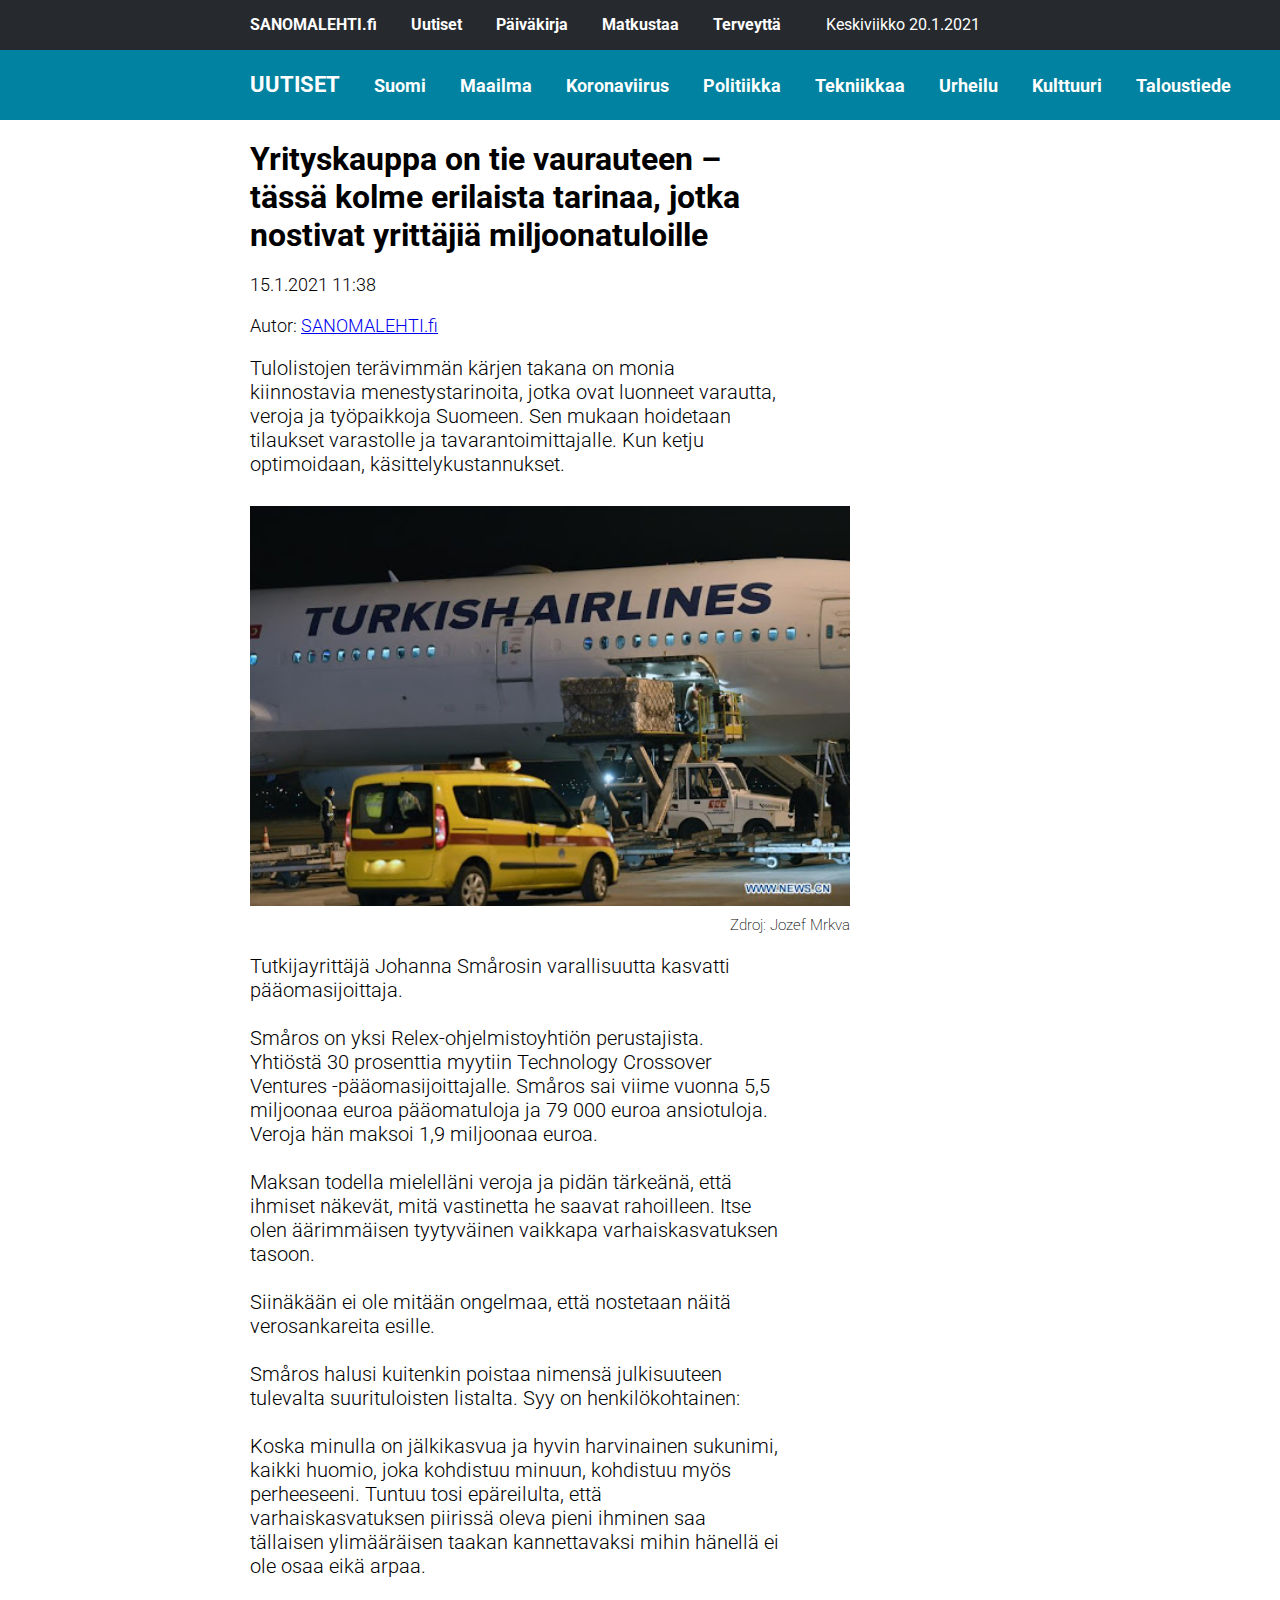
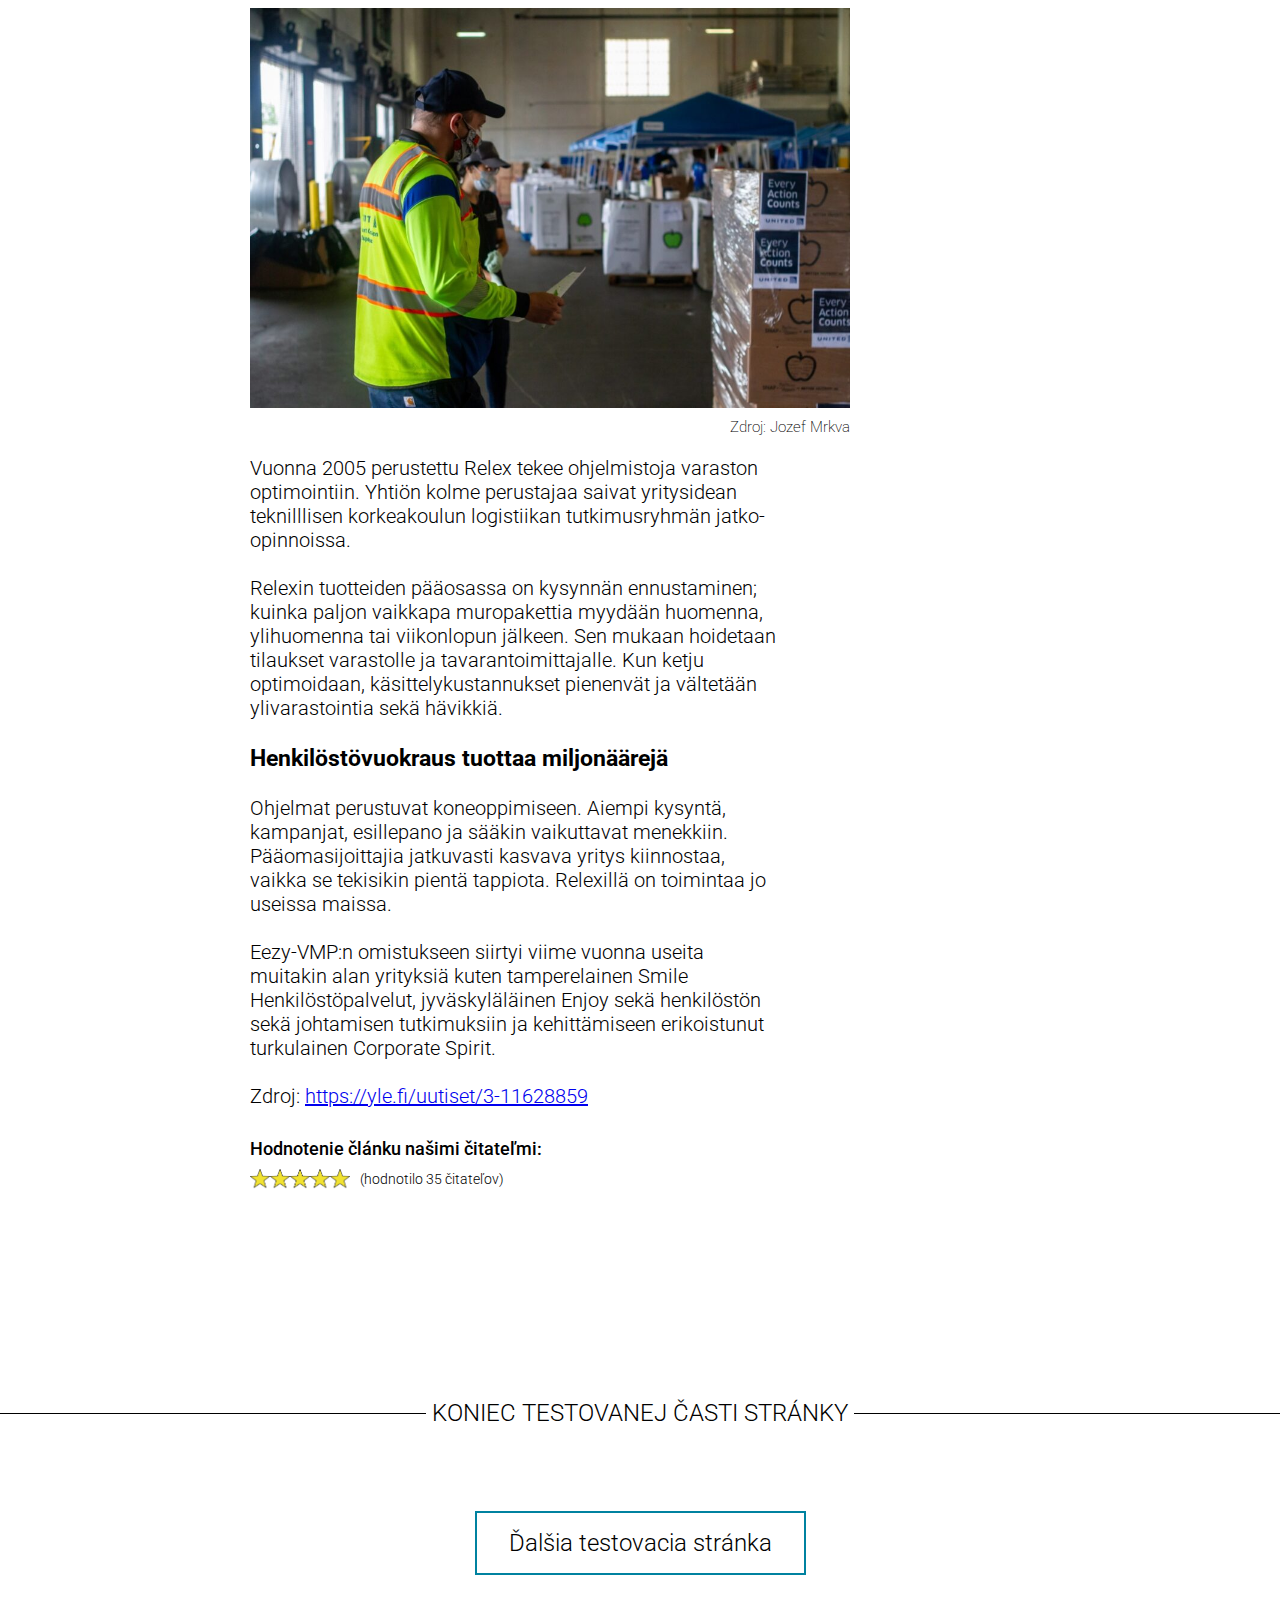
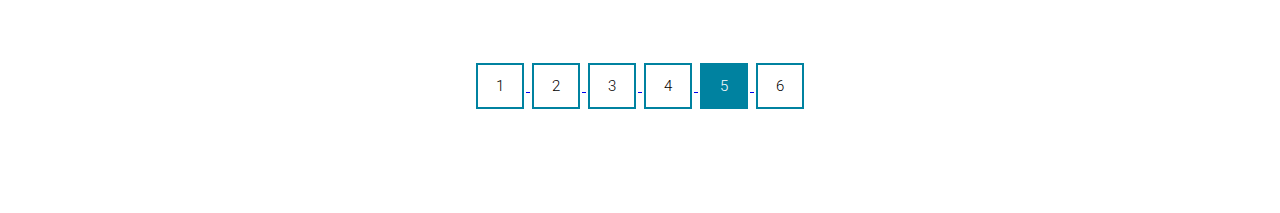
<file: 5_general_author_article_rating.html>
<title>5. News Article</title>

<head>
     <meta charset="UTF-8">
     
     <link rel="preconnect" href="https://fonts.gstatic.com">
     <link href="https://fonts.googleapis.com/css2?family=Roboto:wght@300;500&display=swap" rel="stylesheet">

     <link rel="stylesheet" href="style.css">

	 <script>
          (function(h,e,a,t,m,p) {
          m=e.createElement(a);m.async=!0;m.src=t;
          p=e.getElementsByTagName(a)[0];p.parentNode.insertBefore(m,p);
          })(window,document,'script','https://u.heatmap.it/log.js');
     </script>
</head>

<body>
     <nav class="main_navbar">
          <ul>
               <li><a class="active" href="homepage.html">SANOMALEHTI.fi</a></li>
               <li><a href="news.html">Uutiset</a></li>
               <li><a href="sport.html">Päiväkirja</a></li>
               <li><a href="news.html">Matkustaa</a></li>
               <li><a href="sport.html">Terveyttä</a></li>
          </ul>

          <p class="date">Keskiviikko 20.1.2021</p>
     </nav>

     <nav class="navbar">
          <ul>
               <li><a class="active" href="news.html">UUTISET</a></li>
               <li><a href="homepage.html">Suomi</a></li>
               <li><a href="sport.html">Maailma</a></li>
               <li><a href="homepage.html">Koronaviirus</a></li>
               <li><a href="news.html">Politiikka</a></li>
               <li><a href="news.html">Tekniikkaa</a></li>
               <li><a href="sport.html">Urheilu</a></li>
               <li><a href="news.html">Kulttuuri</a></li>
               <li><a href="news.html">Taloustiede</a></li>
          </ul>
     </nav>

     <h1 class="article_title">Yrityskauppa on tie vaurauteen – tässä kolme erilaista tarinaa, jotka nostivat yrittäjiä miljoonatuloille</h1>

     <p class="article_date">15.1.2021 11:38</p>
     <!-- <p class="article_date">Autor: SANOMALEHTI.fi</p> -->
     <p class="article_date">Autor: 
          <a href="homepage.html">SANOMALEHTI.fi</a>
          </p>

     <div class="intro_text">
          <p>Tulolistojen terävimmän kärjen takana on monia kiinnostavia menestystarinoita, jotka ovat 
               luonneet varautta, veroja ja työpaikkoja Suomeen.
               Sen mukaan hoidetaan tilaukset varastolle ja tavarantoimittajalle. Kun ketju optimoidaan, 
               käsittelykustannukset.
          </p>
     </div>

     <div class="article_info">
     </div>

     <div class="main_text">

          <figure>
               <img src="img1.jpg">
               <figcaption>Zdroj: Jozef Mrkva</figcaption>
          </figure>

          <p>
               Tutkijayrittäjä Johanna Smårosin varallisuutta kasvatti pääomasijoittaja. 
          </p> <br>

          <p>
               Småros on yksi Relex-ohjelmistoyhtiön perustajista. Yhtiöstä 30 prosenttia myytiin Technology Crossover Ventures 
               -pääomasijoittajalle. Småros sai viime vuonna 5,5 miljoonaa euroa pääomatuloja ja 79 000 euroa ansiotuloja. 
               Veroja hän maksoi 1,9 miljoonaa euroa.
          </p> <br>
              
          <p>
               Maksan todella mielelläni veroja ja pidän tärkeänä, että ihmiset näkevät, mitä vastinetta he saavat rahoilleen. 
               Itse olen äärimmäisen tyytyväinen vaikkapa varhaiskasvatuksen tasoon.
          </p> <br>
          
          <p>
               Siinäkään ei ole mitään ongelmaa, että nostetaan näitä verosankareita esille.
          </p> <br>
          
          <p>
               Småros halusi kuitenkin poistaa nimensä julkisuuteen tulevalta suurituloisten listalta.
                Syy on henkilökohtainen:
          </p> <br>
          
          <p>
               Koska minulla on jälkikasvua ja hyvin harvinainen sukunimi, kaikki huomio, joka kohdistuu minuun, kohdistuu myös perheeseeni. 
               Tuntuu tosi epäreilulta, että varhaiskasvatuksen piirissä oleva pieni ihminen saa tällaisen ylimääräisen taakan 
               kannettavaksi mihin hänellä ei ole osaa eikä arpaa. 
          </p>

          <figure>
               <img src="img2.jpeg">
               <figcaption>Zdroj: Jozef Mrkva</figcaption>
          </figure>
               
          <p>
               Vuonna 2005 perustettu Relex tekee ohjelmistoja varaston optimointiin. 
               Yhtiön kolme perustajaa saivat yritysidean teknilllisen korkeakoulun logistiikan tutkimusryhmän jatko-opinnoissa.
          </p> <br>
          
          <p>
               Relexin tuotteiden pääosassa on kysynnän ennustaminen; kuinka paljon vaikkapa muropakettia myydään huomenna, 
               ylihuomenna tai viikonlopun jälkeen. 
               Sen mukaan hoidetaan tilaukset varastolle ja tavarantoimittajalle. Kun ketju optimoidaan, 
               käsittelykustannukset pienenvät ja vältetään ylivarastointia sekä hävikkiä.
          </p> <br>

          <h3>
               Henkilöstövuokraus tuottaa miljonäärejä
          </h3> <br>

          <p>
               Ohjelmat perustuvat koneoppimiseen. Aiempi kysyntä, kampanjat, esillepano ja sääkin vaikuttavat menekkiin.
               Pääomasijoittajia jatkuvasti kasvava yritys kiinnostaa, vaikka se tekisikin pientä tappiota. Relexillä on 
               toimintaa jo useissa maissa.
          </p> <br>

          <p>
               Eezy-VMP:n omistukseen siirtyi viime vuonna useita muitakin alan yrityksiä kuten tamperelainen Smile Henkilöstöpalvelut, jyväskyläläinen 
               Enjoy sekä henkilöstön sekä johtamisen tutkimuksiin ja kehittämiseen erikoistunut turkulainen Corporate Spirit.
          </p> <br>

          <p>Zdroj:
          <a href="https://yle.fi/uutiset/3-11628859" target="_blank">https://yle.fi/uutiset/3-11628859</a>
          </p>
     </div>

     <div class="article_rating">
          <p>
               Hodnotenie článku našimi čitateľmi: 
          </p>
          <div class="article_rating_stars">
               <img class="rating_stars" src="rating.png">
               <p class="num_of_readers">(hodnotilo 35 čitateľov)</p>
          </div>
     </div>

     <div class="separator">KONIEC TESTOVANEJ ČASTI STRÁNKY</div>
     
     <div class="end_of_page">
          <a href="6_non_credible_source.html">
          <button class="button next_page_btn">Ďalšia testovacia stránka</button>
          </a>

          <div class="page_nums">
               <a href="1_author_source_style.html">
                    <button class="button num_btn">1</button>
               </a>
     
               <a href="2_author_location.html">
                    <button class="button num_btn">2</button>
               </a>
     
               <a href="3_author_rating.html">
                    <button class="button num_btn">3</button>
               </a>
     
               <a href="#">
                    <button class="button num_btn">4</button>
               </a>

               <a href="5_general_author_article_rating.html">
                    <button class="button this_page_btn">5</button>
               </a>

               <a href="6_non_credible_source.html">
                    <button class="button num_btn">6</button>
               </a>
          </div>
     </div>
</body>
</file>
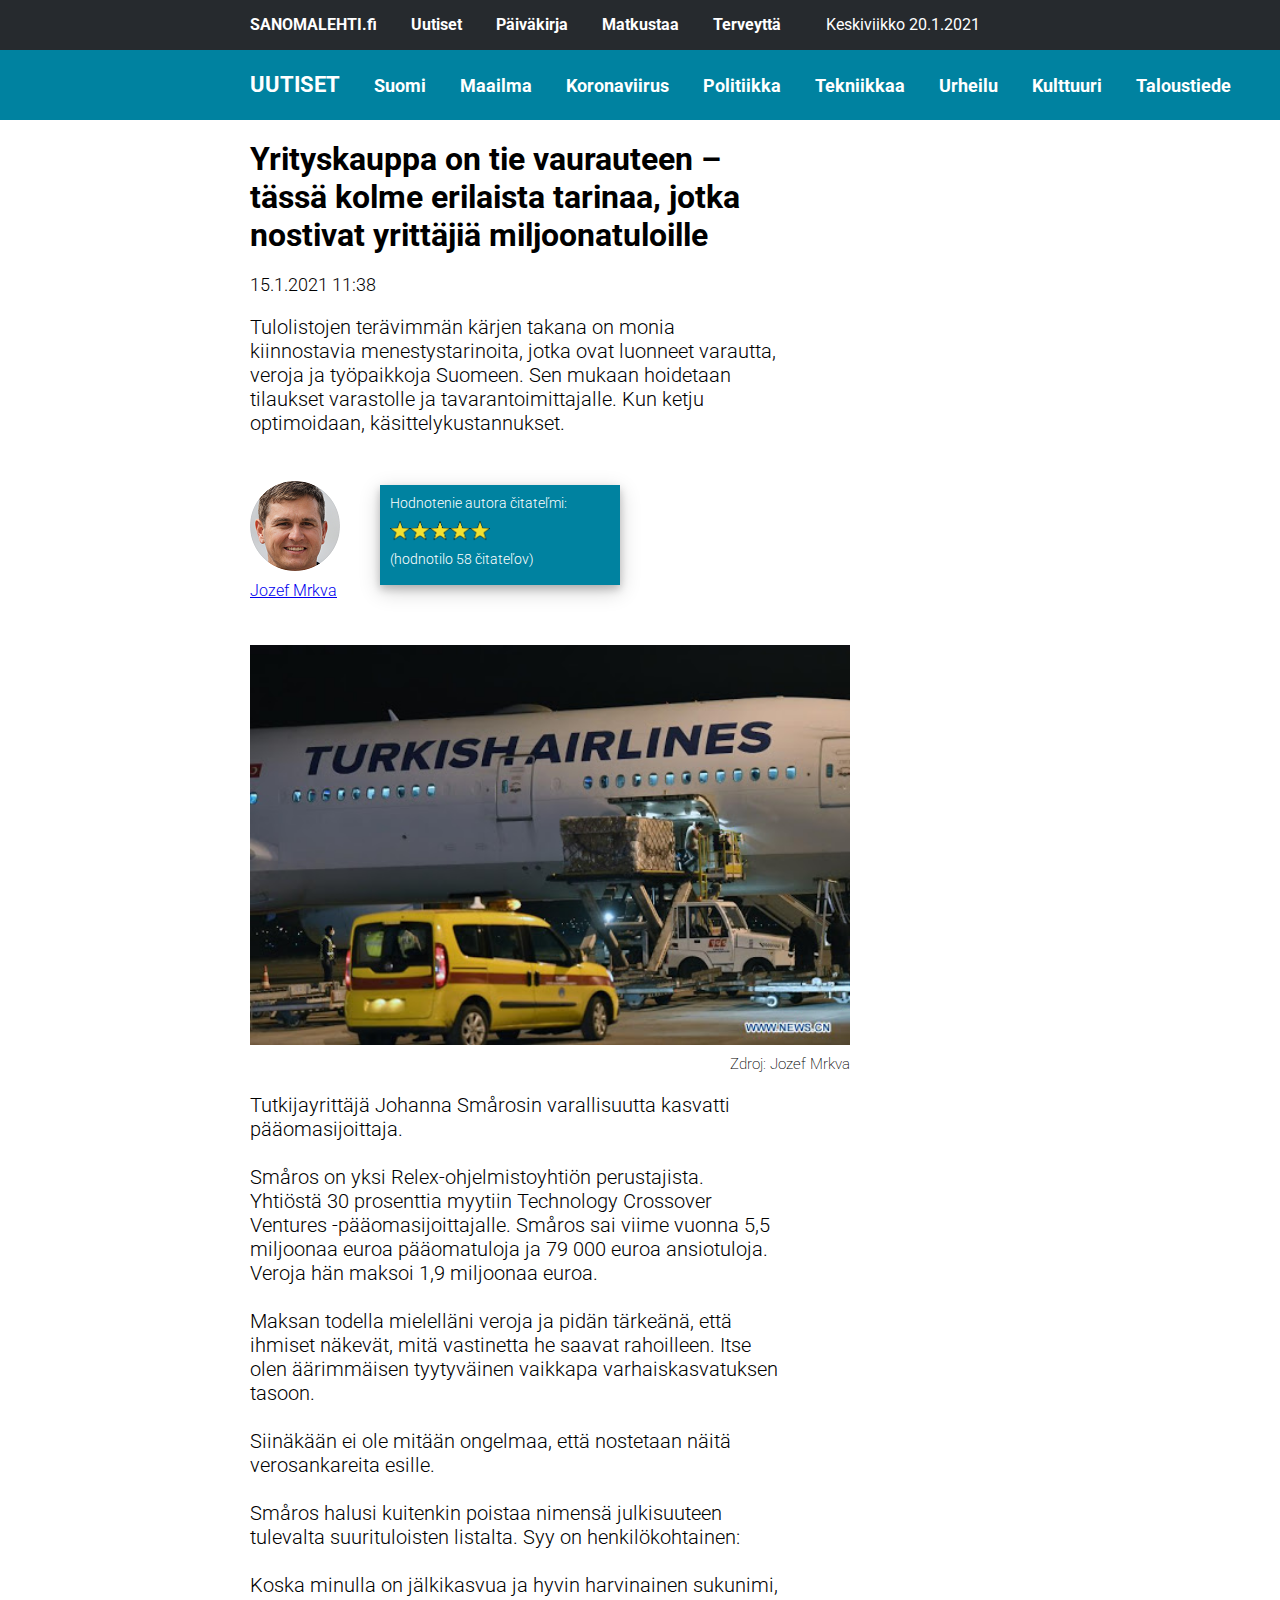
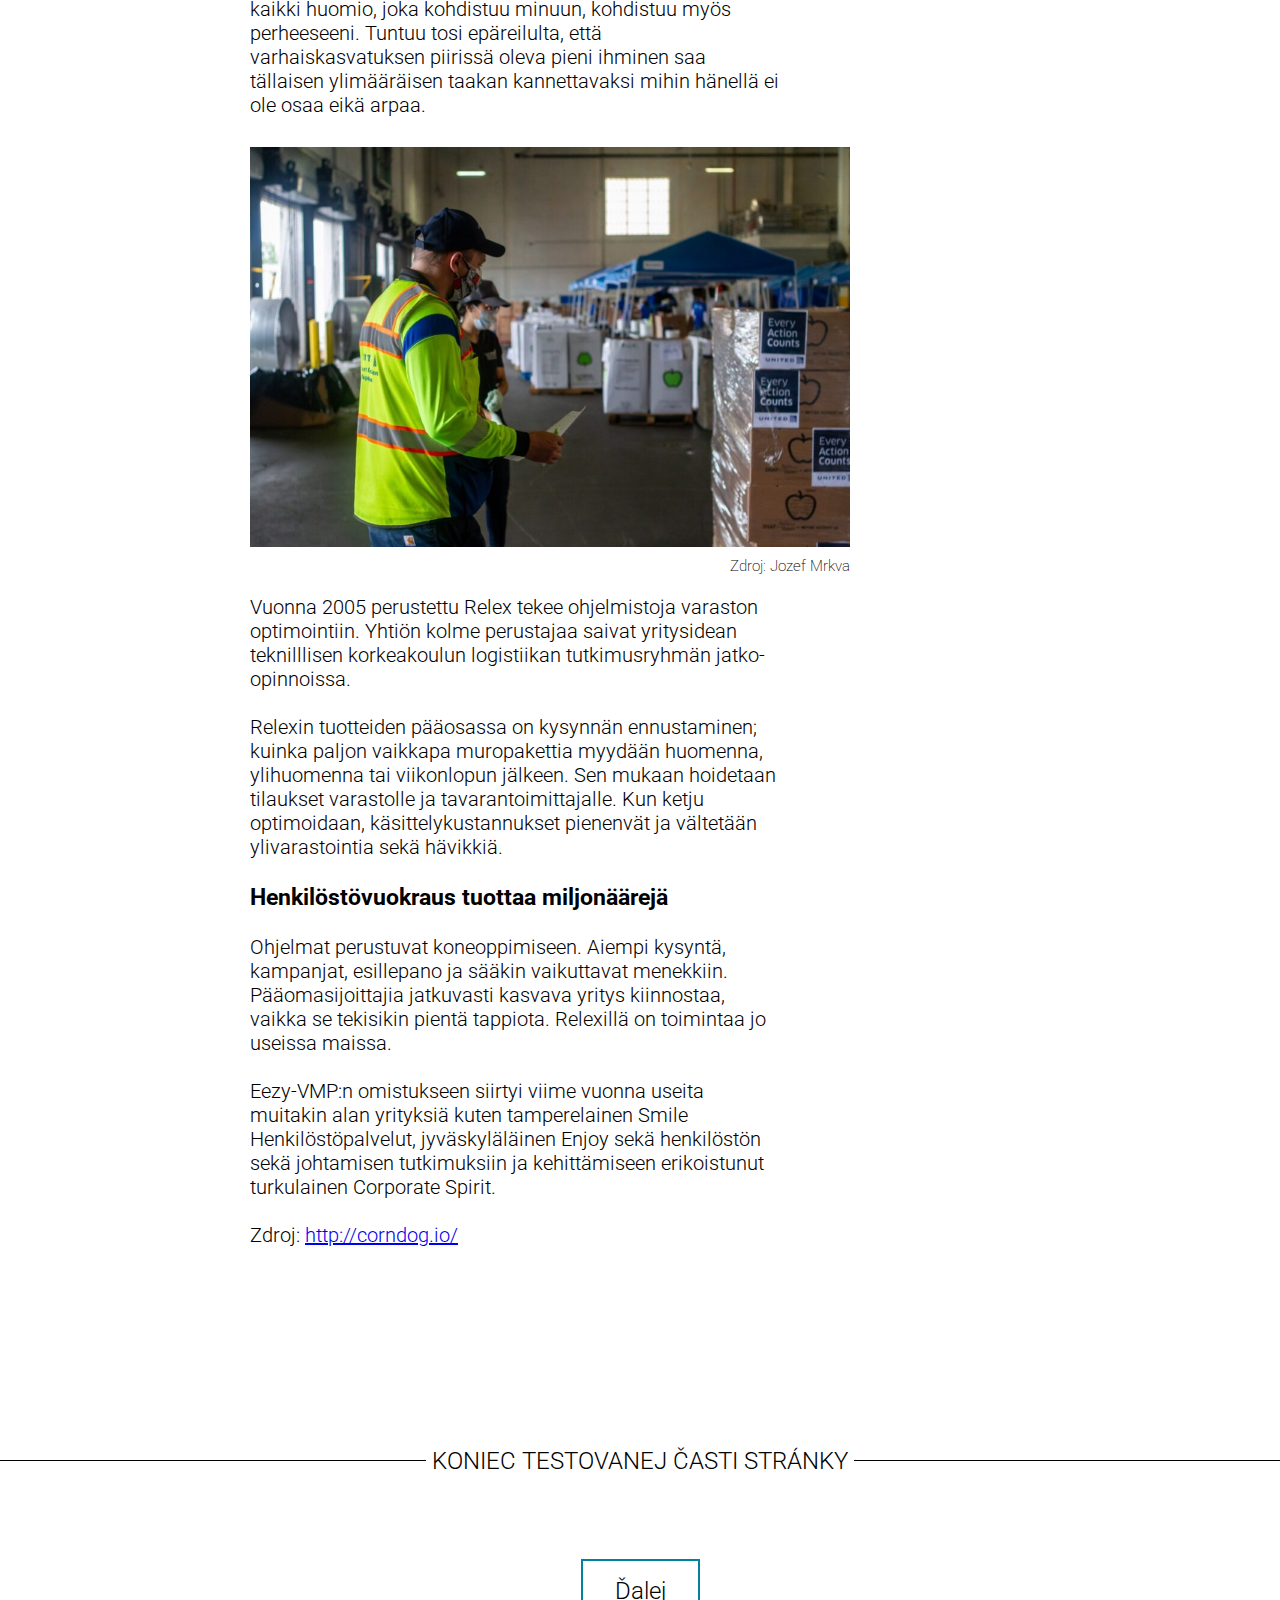
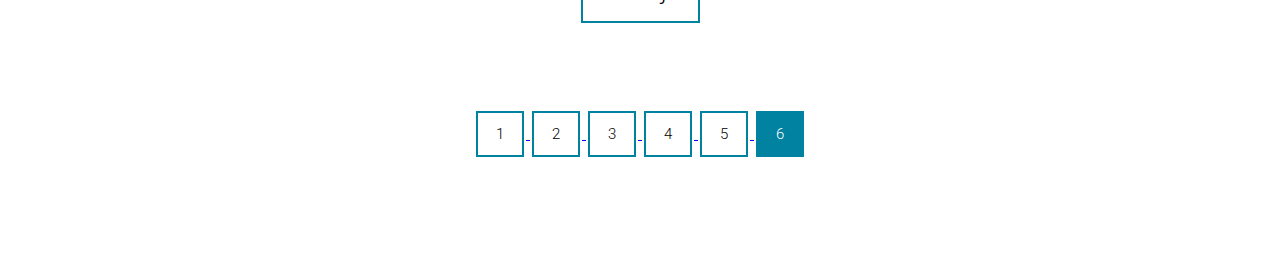
<file: 6_non_credible_source.html>
<title>6. News Article</title>

<head>
     <meta charset="UTF-8">
     
     <link rel="preconnect" href="https://fonts.gstatic.com">
     <link href="https://fonts.googleapis.com/css2?family=Roboto:wght@300;500&display=swap" rel="stylesheet">

     <link rel="stylesheet" href="style.css">

	<script>
          (function(h,e,a,t,m,p) {
          m=e.createElement(a);m.async=!0;m.src=t;
          p=e.getElementsByTagName(a)[0];p.parentNode.insertBefore(m,p);
          })(window,document,'script','https://u.heatmap.it/log.js');
     </script>
</head>


<body>
     <nav class="main_navbar">
          <ul>
               <li><a class="active" href="homepage.html">SANOMALEHTI.fi</a></li>
               <li><a href="news.html">Uutiset</a></li>
               <li><a href="sport.html">Päiväkirja</a></li>
               <li><a href="news.html">Matkustaa</a></li>
               <li><a href="sport.html">Terveyttä</a></li>
          </ul>

          <p class="date">Keskiviikko 20.1.2021</p>
     </nav>

     <nav class="navbar">
          <ul>
               <li><a class="active" href="news.html">UUTISET</a></li>
               <li><a href="homepage.html">Suomi</a></li>
               <li><a href="sport.html">Maailma</a></li>
               <li><a href="homepage.html">Koronaviirus</a></li>
               <li><a href="news.html">Politiikka</a></li>
               <li><a href="news.html">Tekniikkaa</a></li>
               <li><a href="sport.html">Urheilu</a></li>
               <li><a href="news.html">Kulttuuri</a></li>
               <li><a href="news.html">Taloustiede</a></li>
          </ul>
     </nav>

     <h1 class="article_title">Yrityskauppa on tie vaurauteen – tässä kolme erilaista tarinaa, jotka nostivat yrittäjiä miljoonatuloille</h1>

     <p class="article_date">15.1.2021 11:38</p>

     <div class="intro_text">
          <p>Tulolistojen terävimmän kärjen takana on monia kiinnostavia menestystarinoita, jotka ovat 
               luonneet varautta, veroja ja työpaikkoja Suomeen.
               Sen mukaan hoidetaan tilaukset varastolle ja tavarantoimittajalle. Kun ketju optimoidaan, 
               käsittelykustannukset.
          </p>
     </div>

     <div class="article_info">
          <div class="author">
               <img class="author_img" src="author.png">
               <a href="author_profile.html">Jozef Mrkva</a>
          </div>
          
          <div class="author_rating">
               <div class="rating_data">
                    <p>Hodnotenie autora čitateľmi:</p>
                    <img class="rating_stars" src="rating.png">
                    <p class="num_of_readers">(hodnotilo 58 čitateľov)</p>
               </div>
          </div>
     </div>

     <div class="main_text">

          <figure>
               <img src="img1.jpg">
               <figcaption>Zdroj: Jozef Mrkva</figcaption>
          </figure>

          <p>
               Tutkijayrittäjä Johanna Smårosin varallisuutta kasvatti pääomasijoittaja. 
          </p> <br>

          <p>
               Småros on yksi Relex-ohjelmistoyhtiön perustajista. Yhtiöstä 30 prosenttia myytiin Technology Crossover Ventures 
               -pääomasijoittajalle. Småros sai viime vuonna 5,5 miljoonaa euroa pääomatuloja ja 79 000 euroa ansiotuloja. 
               Veroja hän maksoi 1,9 miljoonaa euroa.
          </p> <br>
              
          <p>
               Maksan todella mielelläni veroja ja pidän tärkeänä, että ihmiset näkevät, mitä vastinetta he saavat rahoilleen. 
               Itse olen äärimmäisen tyytyväinen vaikkapa varhaiskasvatuksen tasoon.
          </p> <br>
          
          <p>
               Siinäkään ei ole mitään ongelmaa, että nostetaan näitä verosankareita esille.
          </p> <br>
          
          <p>
               Småros halusi kuitenkin poistaa nimensä julkisuuteen tulevalta suurituloisten listalta.
                Syy on henkilökohtainen:
          </p> <br>
          
          <p>
               Koska minulla on jälkikasvua ja hyvin harvinainen sukunimi, kaikki huomio, joka kohdistuu minuun, kohdistuu myös perheeseeni. 
               Tuntuu tosi epäreilulta, että varhaiskasvatuksen piirissä oleva pieni ihminen saa tällaisen ylimääräisen taakan 
               kannettavaksi mihin hänellä ei ole osaa eikä arpaa. 
          </p>

          <figure>
               <img src="img2.jpeg">
               <figcaption>Zdroj: Jozef Mrkva</figcaption>
          </figure>
               
          <p>
               Vuonna 2005 perustettu Relex tekee ohjelmistoja varaston optimointiin. 
               Yhtiön kolme perustajaa saivat yritysidean teknilllisen korkeakoulun logistiikan tutkimusryhmän jatko-opinnoissa.
          </p> <br>
          
          <p>
               Relexin tuotteiden pääosassa on kysynnän ennustaminen; kuinka paljon vaikkapa muropakettia myydään huomenna, 
               ylihuomenna tai viikonlopun jälkeen. 
               Sen mukaan hoidetaan tilaukset varastolle ja tavarantoimittajalle. Kun ketju optimoidaan, 
               käsittelykustannukset pienenvät ja vältetään ylivarastointia sekä hävikkiä.
          </p> <br>

          <h3>
               Henkilöstövuokraus tuottaa miljonäärejä
          </h3> <br>

          <p>
               Ohjelmat perustuvat koneoppimiseen. Aiempi kysyntä, kampanjat, esillepano ja sääkin vaikuttavat menekkiin.
               Pääomasijoittajia jatkuvasti kasvava yritys kiinnostaa, vaikka se tekisikin pientä tappiota. Relexillä on 
               toimintaa jo useissa maissa.
          </p> <br>

          <p>
               Eezy-VMP:n omistukseen siirtyi viime vuonna useita muitakin alan yrityksiä kuten tamperelainen Smile Henkilöstöpalvelut, jyväskyläläinen 
               Enjoy sekä henkilöstön sekä johtamisen tutkimuksiin ja kehittämiseen erikoistunut turkulainen Corporate Spirit.
          </p> <br>

          <p>Zdroj:
          <a href="http://corndog.io/" target="_blank">http://corndog.io/</a>
          </p>
     </div>

     <div class="separator">KONIEC TESTOVANEJ ČASTI STRÁNKY</div>
     
     <div class="end_of_page">
          <a href="koniec.html">
          <button class="button next_page_btn">Ďalej</button>
          </a>

          <div class="page_nums">
               <a href="1_author_source_style.html">
                    <button class="button num_btn">1</button>
               </a>
     
               <a href="2_author_location.html">
                    <button class="button num_btn">2</button>
               </a>
     
               <a href="3_author_rating.html">
                    <button class="button num_btn">3</button>
               </a>
     
               <a href="4_location_article_rating.html">
                    <button class="button num_btn">4</button>
               </a>

               <a href="5_general_author_article_rating.html">
                    <button class="button num_btn">5</button>
               </a>

               <a href="#">
                    <button class="button this_page_btn">6</button>
               </a>
          </div>
     </div>
</body>
</file>
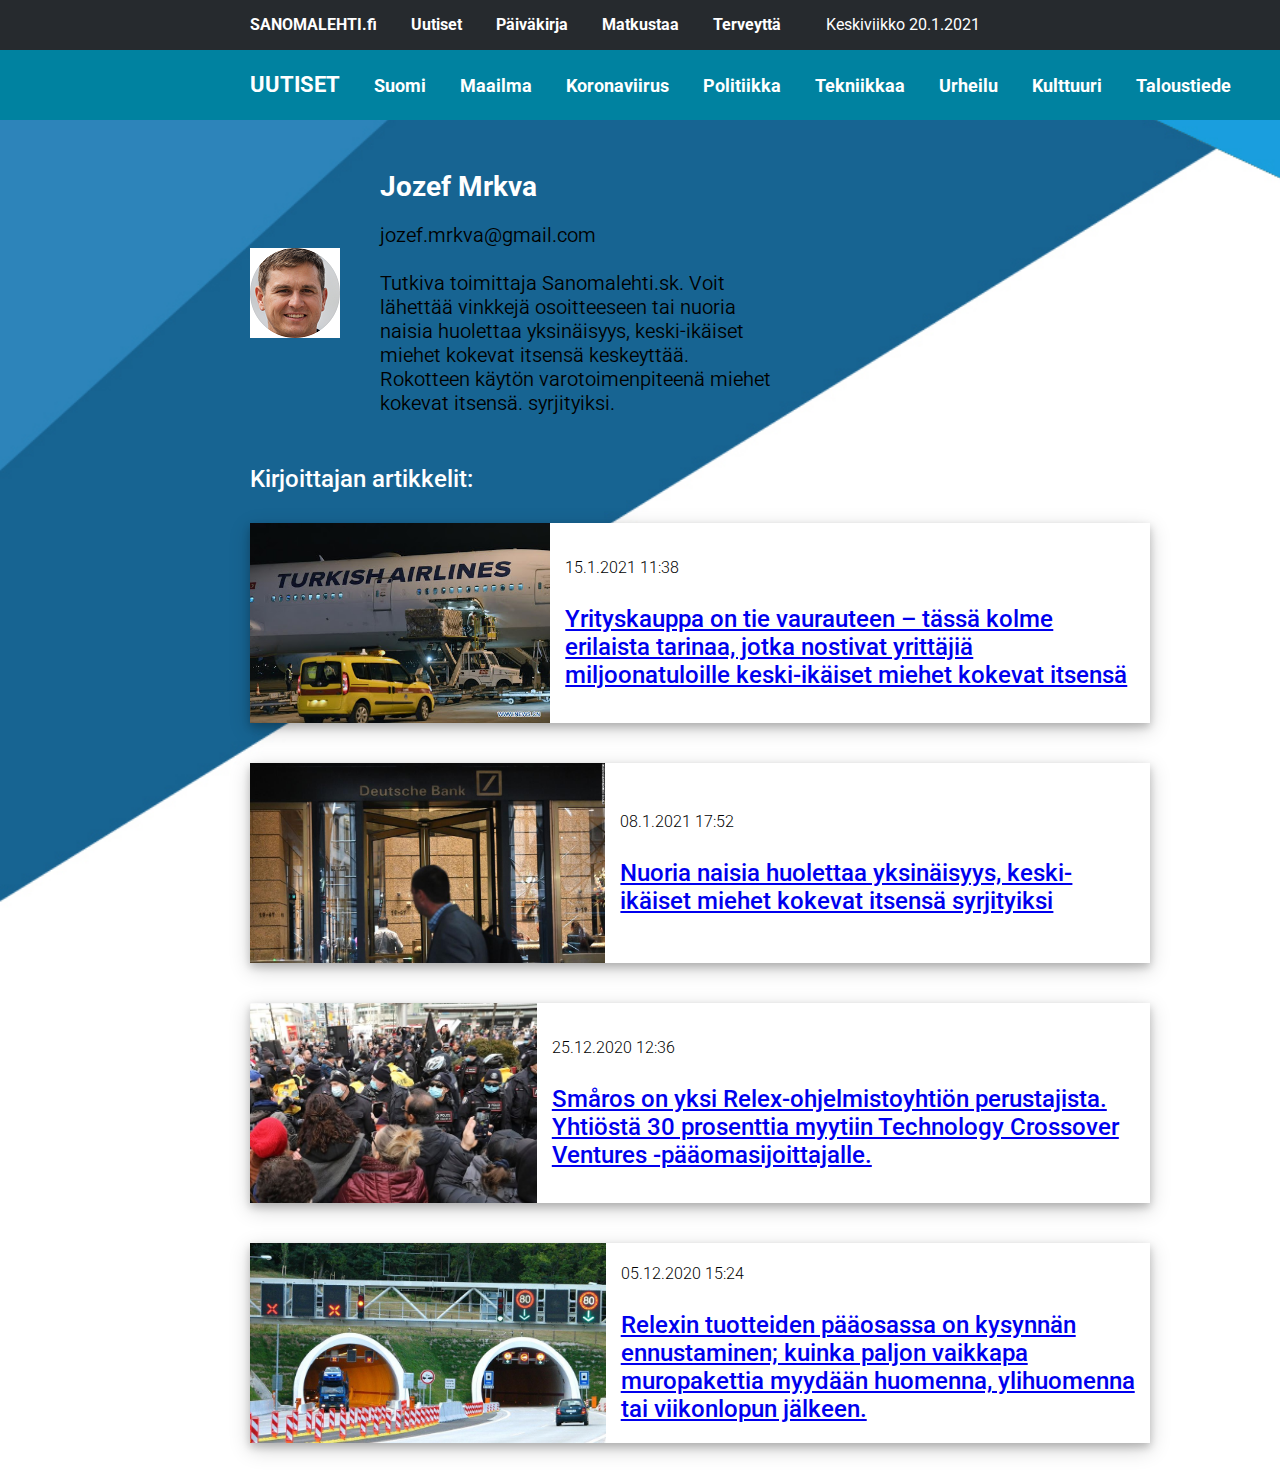
<file: author_profile.html>
<title>SANOMALEHTI.fi</title>

<head>
    <meta charset="UTF-8">

     <script>
          (function(h,o,t,j,a,r){
              h.hj=h.hj||function(){(h.hj.q=h.hj.q||[]).push(arguments)};
              h._hjSettings={hjid:2271592,hjsv:6};
              a=o.getElementsByTagName('head')[0];
              r=o.createElement('script');r.async=1;
              r.src=t+h._hjSettings.hjid+j+h._hjSettings.hjsv;
              a.appendChild(r);
          })(window,document,'https://static.hotjar.com/c/hotjar-','.js?sv=');
     </script>
     
     <link rel="preconnect" href="https://fonts.gstatic.com">
     <link href="https://fonts.googleapis.com/css2?family=Roboto:wght@300;500&display=swap" rel="stylesheet">

     <link rel="stylesheet" href="author_profile_style.css">


</head>

<body>
    <nav class="main_navbar">
        <ul>
             <li><a class="active" href="homepage.html">SANOMALEHTI.fi</a></li>
             <li><a href="news.html">Uutiset</a></li>
             <li><a href="sport.html">Päiväkirja</a></li>
             <li><a href="news.html">Matkustaa</a></li>
             <li><a href="sport.html">Terveyttä</a></li>
        </ul>

        <p class="date">Keskiviikko 20.1.2021</p>
   </nav>

   <nav class="navbar">
        <ul>
             <li><a class="active" href="news.html">UUTISET</a></li>
             <li><a href="homepage.html">Suomi</a></li>
             <li><a href="sport.html">Maailma</a></li>
             <li><a href="homepage.html">Koronaviirus</a></li>
             <li><a href="news.html">Politiikka</a></li>
             <li><a href="news.html">Tekniikkaa</a></li>
             <li><a href="sport.html">Urheilu</a></li>
             <li><a href="news.html">Kulttuuri</a></li>
             <li><a href="news.html">Taloustiede</a></li>
        </ul>
   </nav>

   <div class="author">
        <img class="author_img" src="author.png">

        <div class="author_info">
            <p class="author_name">Jozef Mrkva</p>

            <p>jozef.mrkva@gmail.com</p>
            <br>
            <p>Tutkiva toimittaja Sanomalehti.sk. Voit lähettää vinkkejä osoitteeseen tai nuoria naisia 
                huolettaa yksinäisyys, keski-ikäiset miehet kokevat itsensä keskeyttää. Rokotteen
                 käytön varotoimenpiteenä miehet kokevat itsensä.
                syrjityiksi.</p>
        </div>
   </div>

   <p class="author_articles">Kirjoittajan artikkelit:</p>

   <div class="articles">

        <div class="article_1">
            <img class="article_img" src="img1.jpg">
            
            <div>
                <p class="art_date">15.1.2021 11:38</p>
                <br>
    
                <a class="article_title" href="index.html">
                    Yrityskauppa on tie vaurauteen – tässä kolme erilaista tarinaa, 
                    jotka nostivat yrittäjiä miljoonatuloille keski-ikäiset miehet kokevat itsensä
                </a>
            </div>

        </div>

        <div class="article_1">
            <img class="article_img" src="bank.jpg">
            
            <div>
                <p class="art_date">08.1.2021 17:52</p>
                <br>
    
                <a class="article_title" href="#">
                    Nuoria naisia huolettaa yksinäisyys, keski-ikäiset miehet kokevat itsensä 
                    syrjityiksi
                </a>
            </div>

        </div>

        <div class="article_1">
            <img class="article_img" src="protest.jpg">
            
            <div>
                <p class="art_date">25.12.2020 12:36</p>
                <br>
    
                <a class="article_title" href="#">
                    Småros on yksi Relex-ohjelmistoyhtiön perustajista. Yhtiöstä 30 prosenttia myytiin Technology 
                    Crossover Ventures -pääomasijoittajalle. 
                </a>
            </div>

        </div>

        <div class="article_1">
            <img class="article_img" src="tunel.jpg">
            
            <div>
                <p class="art_date">05.12.2020 15:24</p>
                <br>
    
                <a class="article_title" href="#">
                    Relexin tuotteiden pääosassa on kysynnän ennustaminen; kuinka paljon vaikkapa muropakettia myydään huomenna, 
                    ylihuomenna tai viikonlopun jälkeen.
                </a>
            </div>

        </div>


     </div>

</body>
</file>
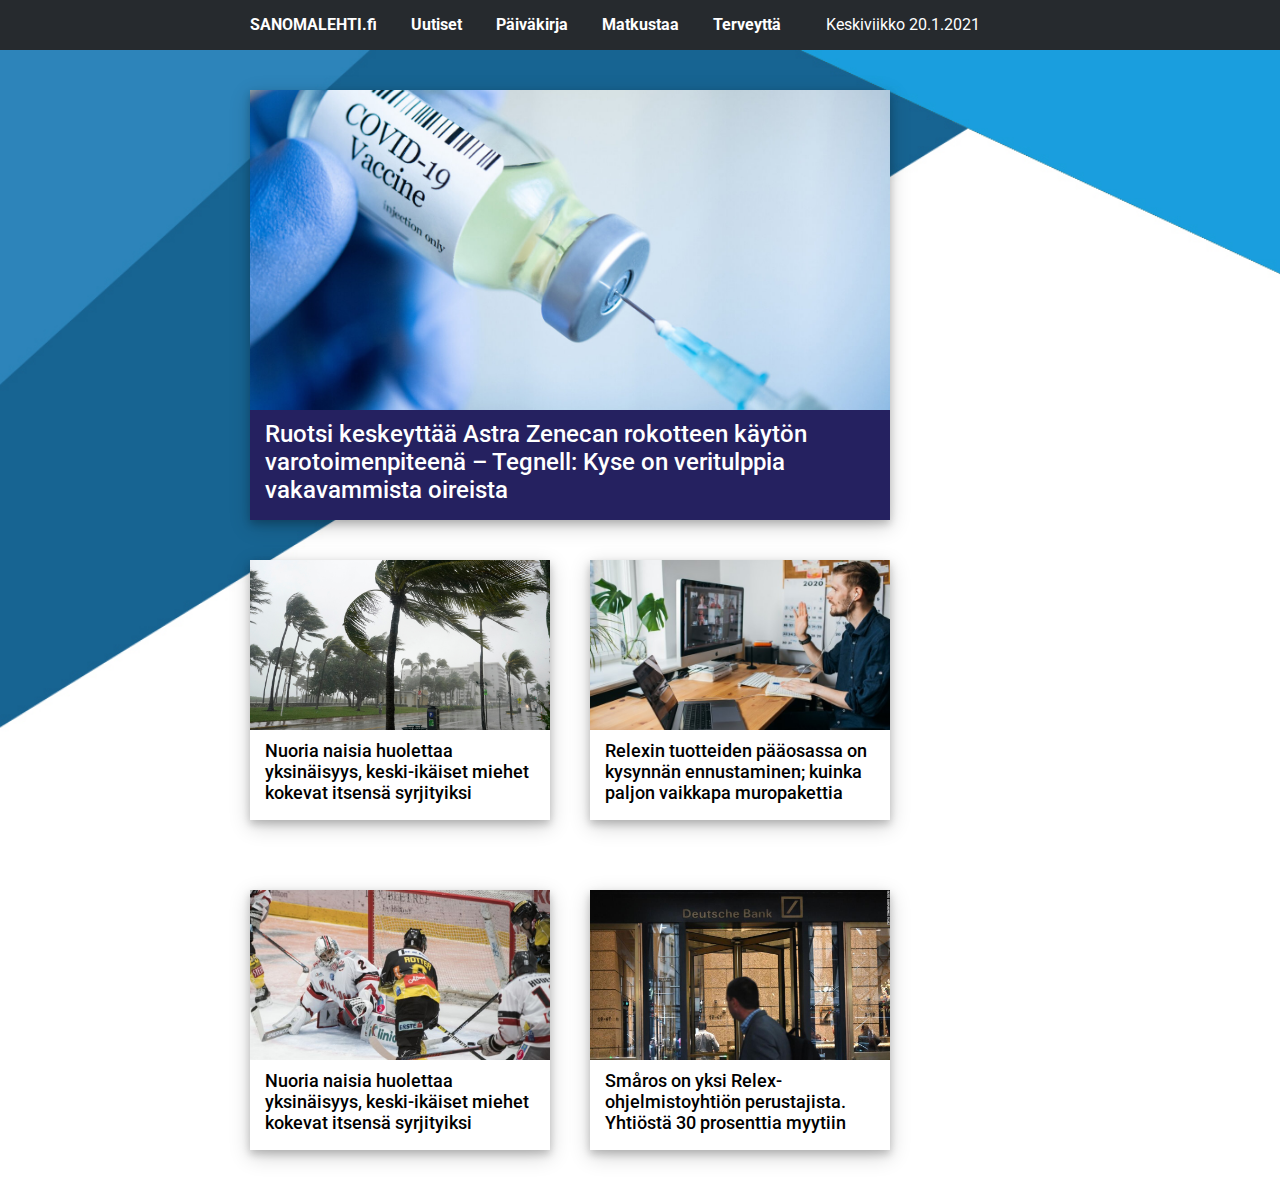
<file: homepage.html>
<title>SANOMALEHTI.fi</title>

<head>
    <meta charset="UTF-8">
    
     <script>
          (function(h,o,t,j,a,r){
              h.hj=h.hj||function(){(h.hj.q=h.hj.q||[]).push(arguments)};
              h._hjSettings={hjid:2271592,hjsv:6};
              a=o.getElementsByTagName('head')[0];
              r=o.createElement('script');r.async=1;
              r.src=t+h._hjSettings.hjid+j+h._hjSettings.hjsv;
              a.appendChild(r);
          })(window,document,'https://static.hotjar.com/c/hotjar-','.js?sv=');
     </script>
     
     <link rel="preconnect" href="https://fonts.gstatic.com">
     <link href="https://fonts.googleapis.com/css2?family=Roboto:wght@300;500&display=swap" rel="stylesheet">

     <link rel="stylesheet" href="homepage_style.css">


</head>

<body>
     <nav class="main_navbar">
          <ul>
               <li><a class="active" href="homepage.html">SANOMALEHTI.fi</a></li>
               <li><a href="news.html">Uutiset</a></li>
               <li><a href="sport.html">Päiväkirja</a></li>
               <li><a href="news.html">Matkustaa</a></li>
               <li><a href="sport.html">Terveyttä</a></li>
          </ul>

          <p class="date">Keskiviikko 20.1.2021</p>
     </nav>

     <div>
        <div class="article_1">
            <img src="vaccine.jpg">
            <p class="article_title">
                Ruotsi keskeyttää Astra Zenecan rokotteen käytön varotoimenpiteenä – 
                Tegnell: Kyse on veritulppia vakavammista oireista
            </p>
        </div>
    
        <div class="first_articles">
            <div class="article_2">
                <img class="image_2" src="hurricane.jpg">
                <p class="article_title">
                    Nuoria naisia huolettaa yksinäisyys, keski-ikäiset miehet kokevat itsensä 
                    syrjityiksi
                </p>
            </div>
        
            <div class="article_3">
                <img class="image_2" src="homeoffice.jpg">
               <p class="article_title">
                Relexin tuotteiden pääosassa on kysynnän ennustaminen; kuinka paljon vaikkapa muropakettia
                </p>
            </div>
    
        </div>
    
        <div class="second_articles">
            <div class="article_4">
                <img class="image_2" src="hockey.jpg">
                <p class="article_title">
                    Nuoria naisia huolettaa yksinäisyys, keski-ikäiset miehet kokevat itsensä 
                    syrjityiksi
                </p>
            </div>
        
            <div class="article_5">
                <img class="image_2" src="bank.jpg">
               <p class="article_title">
                Småros on yksi Relex-ohjelmistoyhtiön perustajista. Yhtiöstä 30 prosenttia myytiin
                </p>
            </div>
    
        </div>

     </div>

</body>
</file>
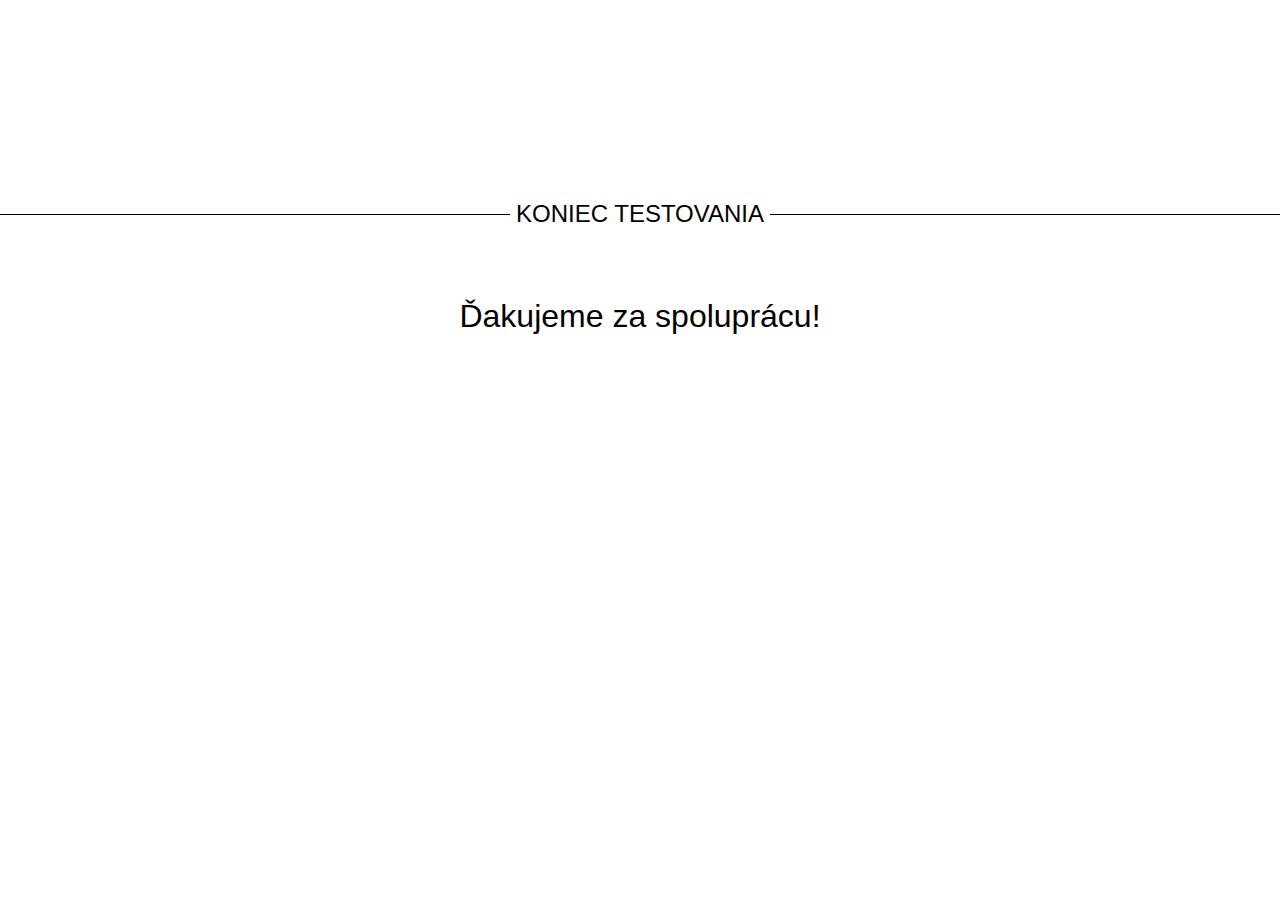
<file: koniec.html>
<title>Koniec</title>

<head>
     <meta charset="UTF-8">
     <link rel="stylesheet" href="style.css">

</head>

<body>
     <div class="separator">KONIEC TESTOVANIA</div>
    
     <p class="dakujeme">Ďakujeme za spoluprácu!</p>
    
</body>
</file>
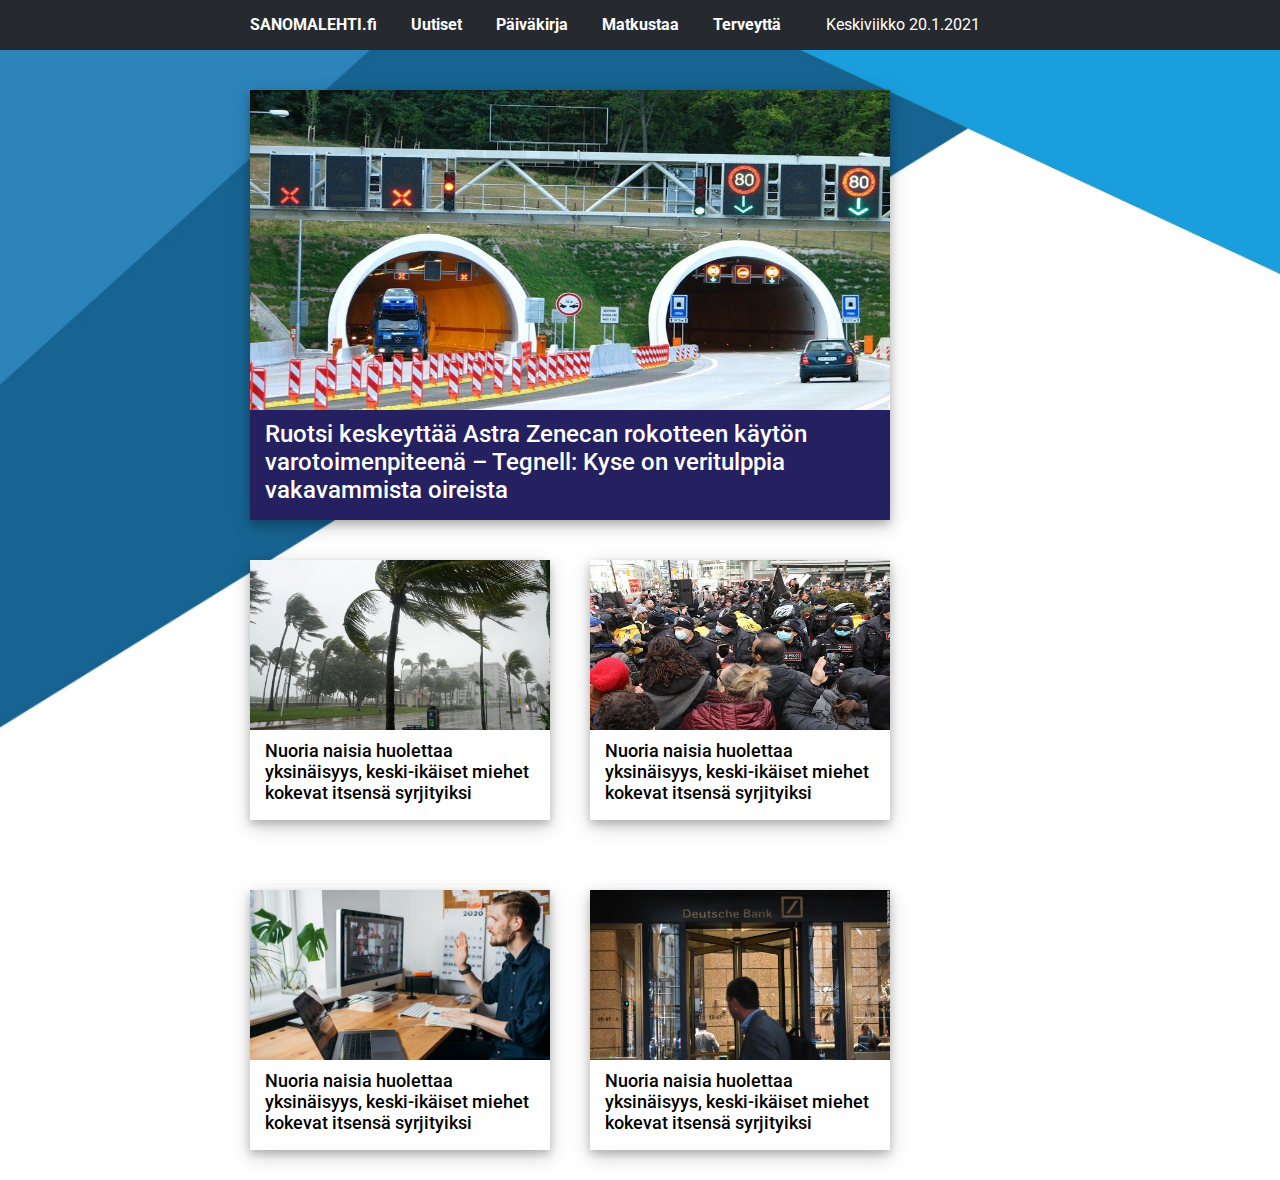
<file: news.html>
<title>SANOMALEHTI.fi</title>

<head>
    <meta charset="UTF-8">
    
     <script>
          (function(h,o,t,j,a,r){
              h.hj=h.hj||function(){(h.hj.q=h.hj.q||[]).push(arguments)};
              h._hjSettings={hjid:2271592,hjsv:6};
              a=o.getElementsByTagName('head')[0];
              r=o.createElement('script');r.async=1;
              r.src=t+h._hjSettings.hjid+j+h._hjSettings.hjsv;
              a.appendChild(r);
          })(window,document,'https://static.hotjar.com/c/hotjar-','.js?sv=');
     </script>
     
     <link rel="preconnect" href="https://fonts.gstatic.com">
     <link href="https://fonts.googleapis.com/css2?family=Roboto:wght@300;500&display=swap" rel="stylesheet">

     <link rel="stylesheet" href="homepage_style.css">


</head>

<body>
     <nav class="main_navbar">
          <ul>
               <li><a class="active" href="homepage.html">SANOMALEHTI.fi</a></li>
               <li><a href="news.html">Uutiset</a></li>
               <li><a href="sport.html">Päiväkirja</a></li>
               <li><a href="news.html">Matkustaa</a></li>
               <li><a href="sport.html">Terveyttä</a></li>
          </ul>

          <p class="date">Keskiviikko 20.1.2021</p>
     </nav>

     <div>
        <div class="article_1">
            <img src="tunel.jpg">
            <p class="article_title">
                Ruotsi keskeyttää Astra Zenecan rokotteen käytön varotoimenpiteenä – 
                Tegnell: Kyse on veritulppia vakavammista oireista
            </p>
        </div>
    
        <div class="first_articles">
            <div class="article_2">
                <img class="image_2" src="hurricane.jpg">
                <p class="article_title">
                    Nuoria naisia huolettaa yksinäisyys, keski-ikäiset miehet kokevat itsensä 
                    syrjityiksi
                </p>
            </div>
        
            <div class="article_3">
                <img class="image_2" src="protest.jpg">
               <p class="article_title">
                    Nuoria naisia huolettaa yksinäisyys, keski-ikäiset miehet kokevat itsensä 
                    syrjityiksi
                </p>
            </div>
    
        </div>
    
        <div class="second_articles">
            <div class="article_4">
                <img class="image_2" src="homeoffice.jpg">
                <p class="article_title">
                    Nuoria naisia huolettaa yksinäisyys, keski-ikäiset miehet kokevat itsensä 
                    syrjityiksi
                </p>
            </div>
        
            <div class="article_5">
                <img class="image_2" src="bank.jpg">
               <p class="article_title">
                    Nuoria naisia huolettaa yksinäisyys, keski-ikäiset miehet kokevat itsensä 
                    syrjityiksi
                </p>
            </div>
    
        </div>

     </div>

</body>
</file>
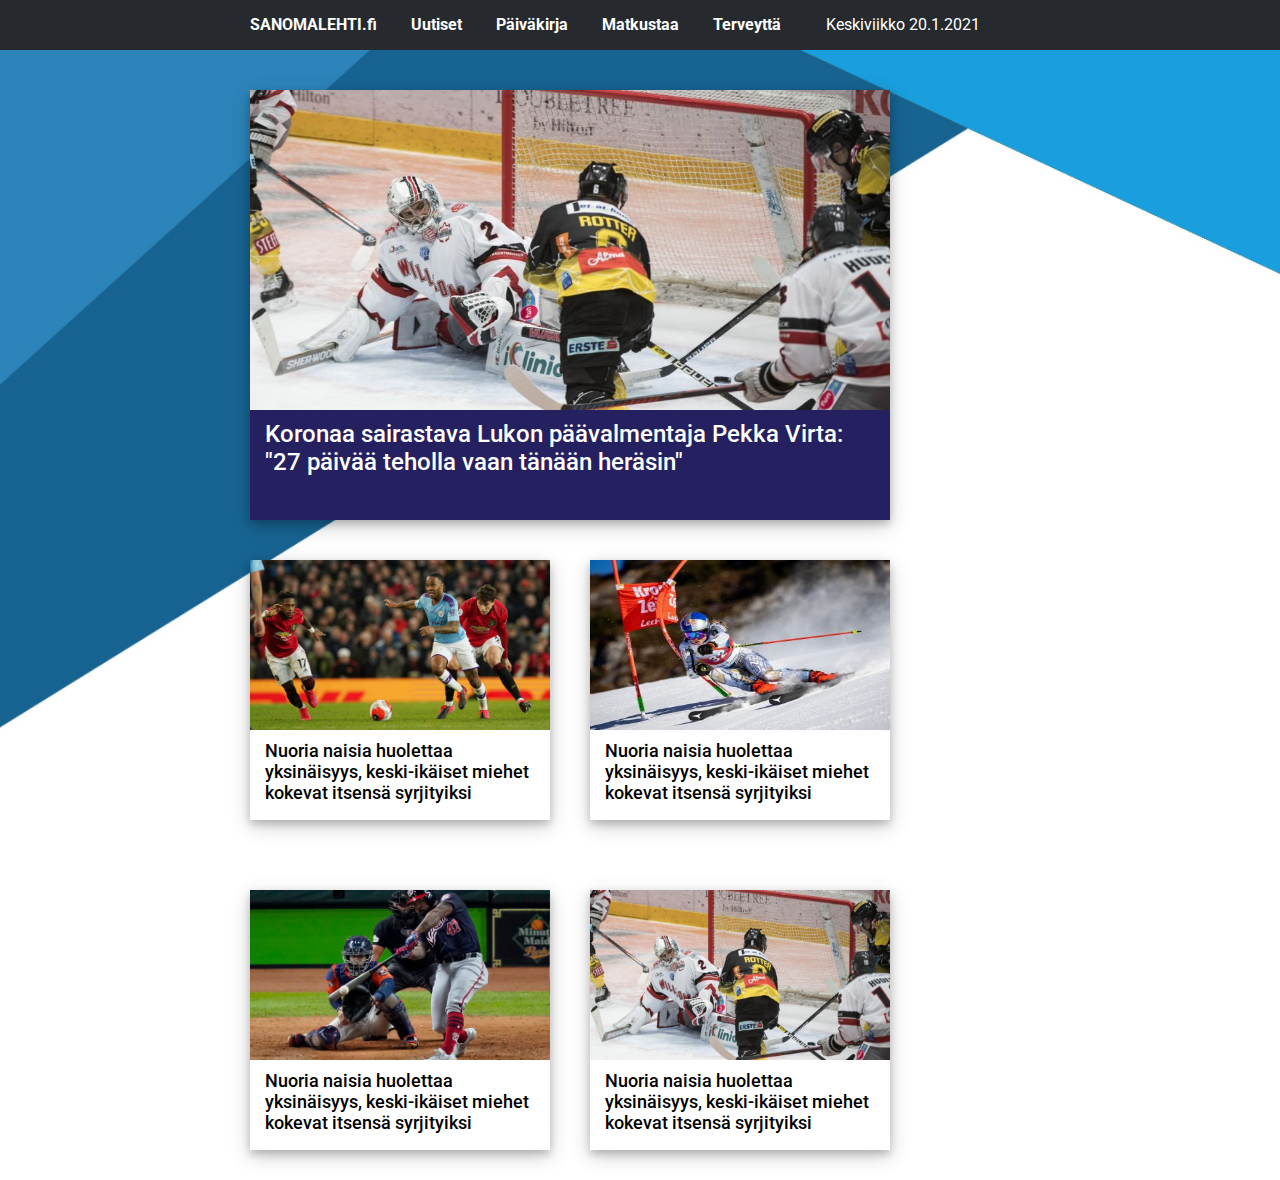
<file: sport.html>
<title>SANOMALEHTI.fi</title>

<head>
    <meta charset="UTF-8">
    
     <script>
          (function(h,o,t,j,a,r){
              h.hj=h.hj||function(){(h.hj.q=h.hj.q||[]).push(arguments)};
              h._hjSettings={hjid:2271592,hjsv:6};
              a=o.getElementsByTagName('head')[0];
              r=o.createElement('script');r.async=1;
              r.src=t+h._hjSettings.hjid+j+h._hjSettings.hjsv;
              a.appendChild(r);
          })(window,document,'https://static.hotjar.com/c/hotjar-','.js?sv=');
     </script>
     
     <link rel="preconnect" href="https://fonts.gstatic.com">
     <link href="https://fonts.googleapis.com/css2?family=Roboto:wght@300;500&display=swap" rel="stylesheet">

     <link rel="stylesheet" href="homepage_style.css">


</head>

<body>
     <nav class="main_navbar">
          <ul>
               <li><a class="active" href="homepage.html">SANOMALEHTI.fi</a></li>
               <li><a href="news.html">Uutiset</a></li>
               <li><a href="sport.html">Päiväkirja</a></li>
               <li><a href="news.html">Matkustaa</a></li>
               <li><a href="sport.html">Terveyttä</a></li>
          </ul>

          <p class="date">Keskiviikko 20.1.2021</p>
     </nav>

     <div>
        <div class="article_1">
            <img src="hockey.jpg">
            <p class="article_title">
                Koronaa sairastava Lukon päävalmentaja Pekka Virta: 
                "27 päivää teholla vaan tänään heräsin"
            </p>
        </div>
    
        <div class="first_articles">
            <div class="article_2">
                <img class="image_2" src="futbal.jfif">
                <p class="article_title">
                    Nuoria naisia huolettaa yksinäisyys, keski-ikäiset miehet kokevat itsensä 
                    syrjityiksi
                </p>
            </div>
        
            <div class="article_3">
                <img class="image_2" src="lyze.jpg">
               <p class="article_title">
                    Nuoria naisia huolettaa yksinäisyys, keski-ikäiset miehet kokevat itsensä 
                    syrjityiksi
                </p>
            </div>
    
        </div>
    
        <div class="second_articles">
            <div class="article_4">
                <img class="image_2" src="baseball.jpg">
                <p class="article_title">
                    Nuoria naisia huolettaa yksinäisyys, keski-ikäiset miehet kokevat itsensä 
                    syrjityiksi
                </p>
            </div>
        
            <div class="article_5">
                <img class="image_2" src="hockey.jpg">
               <p class="article_title">
                    Nuoria naisia huolettaa yksinäisyys, keski-ikäiset miehet kokevat itsensä 
                    syrjityiksi
                </p>
            </div>
    
        </div>

     </div>

</body>
</file>
<file: index_style.css>
.border {
    display: flex;
    align-items: center;
    text-align: center;

    border-bottom: 1px solid #000;

    margin-top: 70px;
    margin-bottom: 70px;
    margin-left: 100px;
    margin-right: 100px;
  }

.welcome{
    font-size: 32px;
    font-family: 'Roboto', sans-serif;
    font-weight: 300;

    margin-left: 280px;
    text-align: center;
}

.task{
    margin-left: 48%;

    font-size: 26px;
    font-family: 'Roboto', sans-serif;
    font-weight: 500;
}

.info{
    margin-left: 200px;
    margin-right: 200px;
    margin-bottom: 50px;

    font-size: 24px;
    font-family: 'Roboto', sans-serif;
    font-weight: 300;
}

.button {
    background-color: rgb(0, 130, 160);;
    border: none;
    color: white;
    padding: 18px 34px;
    text-align: center;
    display: inline-block;

    font-size: 32px;
    font-family: 'Roboto', sans-serif;
    font-weight: 300;

    margin: 10px 2px;
    transition-duration: 0.4s;
    cursor: pointer;
  }

.start_btn {
    margin-left: 45%;
    font-size: 24px;
    padding: 15px 25px;

    background-color: white; 
    color: black; 
    border: 2px solid rgb(0, 130, 160);
  }

.start_btn:hover {
    background-color: rgb(0, 130, 160);
    color: white;
}
</file>
<file: 1_author_source_style.css>
*{
    padding: 0;
    margin: 0;
}

.main_navbar{
    height: 50px;
    width: 100%;
    background: rgb(38, 42, 46);
}

.main_navbar ul{
    float: left;
    margin-left: 250px;
}

.main_navbar ul li{
    list-style: none;
    margin-right: 30px;
    display: inline-block;
    line-height: 50px;
}

.main_navbar ul li a{
    text-decoration: none;
    color: white;
    /* padding: 6px 13px; */
    font-size: 16px;
    font-family: 'Roboto', sans-serif;
    font-weight: bold;
}

.main_navbar ul li a:hover{
    text-decoration: underline;
    border-radius: 2px;

}

.date{
    float: right;
    color: white;
    line-height: 50px;
    margin-right: 300px;

    font-size: 16px;
    font-family: 'Roboto', sans-serif;
}

.navbar{
    height: 70px;
    width: 100%;
    background: rgb(0, 130, 160);
}

.navbar ul{
    float: left;
    margin-left: 250px;
}

.navbar ul li{
    list-style: none;
    margin-right: 30px;
    display: inline-block;
    line-height: 70px;
}

.navbar ul li a{
    text-decoration: none;
    color: white;
    /* padding: 6px 13px; */
    font-size: 18px;
    font-family: 'Roboto', sans-serif;
    font-weight: bold;
}

.navbar ul li .active{
    font-size: 22px;
}

.navbar ul li a:hover{
    text-decoration: underline;
    border-radius: 2px;

}

.article_info{
    margin-left: 250px;
    margin-right: 500px;
    margin-bottom: 30px;

    align-items: center;
    display: flex;
    clear: both;

    font-size: 16px;
    font-family: 'Roboto', sans-serif;
    font-weight: 300;
}

.article_date{
    margin-top: 20px;
    margin-left: 250px;
    margin-right: 500px;

    font-size: 16px;
    font-family: 'Roboto', sans-serif;
    font-weight: 300;
}


.author_img{
    width: 90;
    height: auto;
    margin-top: 30px;
    margin-bottom: 10px;
}


.rating_stars{
    width: 100;
    height: auto;
    margin-top: 10px;
    margin-bottom: 10px;
}


.gps_info{
    margin-left: 20px;
    margin-top: 50px;
    margin-bottom: 30px;

    float: left;
    align-items: center;
    display: block;

    font-size: 14px;
    font-family: 'Roboto', sans-serif;
    font-weight: 300;
}

.gps_icon{
    float: left;
    width: 50;
    height: auto;

    margin-right: 10px;
    margin-top: 10px;
    margin-bottom: 10px;
}


.intro_text{
    margin-left: 40px;
    margin-top: 20px;
    float: left;

    font-size: 20px;
    font-family: 'Roboto', sans-serif;
    font-weight: 300;
}

figure {
    margin-top: 30px;
    margin-bottom: 20px;

    width: 600;
    height: auto;
    text-align: right;

    font-size: 15px;
    font-family: 'Roboto', sans-serif;
    font-weight: 200;
}

img {
    width: 600;
    height: auto;

    margin-bottom: 10px;

    display: block;
}

.article_title{
    margin-top: 30px;
    margin-left: 250px;
    margin-right: 500px;

    font-family: 'Roboto', sans-serif;
    font-weight: 700;
}


.wrapper .center{
    position: absolute;
    top: 50%;
    left: 50%;
    transform: translate(-50%, -50%);
    font-family: 'Roboto', sans-serif;
    user-select: none;
}

.center h1{
    color: rgb(0, 0, 0);
    font-size: 70px;
    font-weight: bold;
    width: 900px;
    text-align: center;
}

.center h2{
    color: rgb(0, 0, 0);
    font-size: 70px;
    font-weight: bold;
    width: 885px;
    margin-top: 10px;
    text-align: center;
}

.center .buttons{
    margin: 35px 280px;
}

.buttons button{
    height: 50px;
    width: 150px;
    font-size: 18px;
    font-weight: bold;
    color: #ffb3b3;
    background: red;
    border: 1px solid #cc0000;
    outline: none;
    cursor: pointer;
    border-radius: 25px;
    transition: .5s;
}

.buttons .btn{
    margin-left: 25px;
}

.buttons button:hover{
    background: rgb(255, 123, 123);
}

.main_text{
    margin-top: 20px;
    margin-left: 250px;
    margin-right: 500px;
    margin-bottom: 200px;

    font-size: 20px;
    font-family: 'Roboto', sans-serif;
    font-weight: 300;
}


.article_rating{
    margin-top: 30px;
    margin-left: 250px;
    margin-bottom: 75px;

    font-size: 18px;
    font-family: 'Roboto', sans-serif;
    font-weight: 500;
}

.article_rating_stars{
    margin-left: 30px;
    align-items: center;
    display: flex;
}

.num_of_readers{
/*     margin-left: 20px; */

    font-size: 14px;
    font-family: 'Roboto', sans-serif;
    font-weight: 300;
}

.separator {
    display: flex;
    align-items: center;
    text-align: center;

    font-size: 24px;
    font-family: 'Roboto', sans-serif;
    font-weight: 300;

    margin-top: 200px;
  }
  
  .separator::before,
  .separator::after {
    content: '';
    flex: 1;
    border-bottom: 1px solid #000;
  }
  
  .separator:not(:empty)::before {
    margin-right: .25em;
  }
  
  .separator:not(:empty)::after {
    margin-left: .25em;
  }

.end_of_page{
    text-align: center;
    margin-top: 80px;
    margin-bottom: 100px;
}

.button {
    background-color: rgb(0, 130, 160);;
    border: none;
    color: white;
    padding: 16px 32px;
    text-align: center;
    display: inline-block;

    font-size: 24px;
    font-family: 'Roboto', sans-serif;
    font-weight: 300;

    margin: 4px 2px;
    transition-duration: 0.4s;
    cursor: pointer;
  }
  
  .next_page_btn {
    background-color: white; 
    color: black; 
    border: 2px solid rgb(0, 130, 160);;
  }
  
  .next_page_btn:hover {
    background-color: rgb(0, 130, 160);;
    color: white;
  }



  .page_nums {
    margin-top: 80px;
}
  .num_btn {
    font-size: 15px;
    padding: 12px 18px;

    background-color: white; 
    color: black; 
    border: 2px solid rgb(0, 130, 160);
  }

  .num_btn:hover {
    background-color: rgb(0, 130, 160);;
    color: white;
  }

  .this_page_btn {
    font-size: 15px;
    padding: 12px 18px;

    background-color: rgb(0, 130, 160);; 
    color: white; 
    border: 2px solid rgb(0, 130, 160);
  }
</file>
<file: style.css>
*{
    padding: 0;
    margin: 0;
}

.main_navbar{
    height: 50px;
    width: 100%;
    background: rgb(38, 42, 46);
}

.main_navbar ul{
    float: left;
    margin-left: 250px;
}

.main_navbar ul li{
    list-style: none;
    margin-right: 30px;
    display: inline-block;
    line-height: 50px;
}

.main_navbar ul li a{
    text-decoration: none;
    color: white;
    /* padding: 6px 13px; */
    font-size: 16px;
    font-family: 'Roboto', sans-serif;
    font-weight: bold;
}

.main_navbar ul li a:hover{
    text-decoration: underline;
    border-radius: 2px;

}

.date{
    float: right;
    color: white;
    line-height: 50px;
    margin-right: 300px;

    font-size: 16px;
    font-family: 'Roboto', sans-serif;
}

.navbar{
    height: 70px;
    width: 100%;
    background: rgb(0, 130, 160);
}

.navbar ul{
    float: left;
    margin-left: 250px;
}

.navbar ul li{
    list-style: none;
    margin-right: 30px;
    display: inline-block;
    line-height: 70px;
}

.navbar ul li a{
    text-decoration: none;
    color: white;
    /* padding: 6px 13px; */
    font-size: 18px;
    font-family: 'Roboto', sans-serif;
    font-weight: bold;
}

.navbar ul li .active{
    font-size: 22px;
}

.navbar ul li a:hover{
    text-decoration: underline;
    border-radius: 2px;

}

.article_info{
    margin-left: 250px;
    margin-right: 500px;
    margin-bottom: 30px;

    align-items: center;
    display: flex;
    clear: both;

    font-size: 16px;
    font-family: 'Roboto', sans-serif;
    font-weight: 300;
}

.article_date{
    margin-top: 20px;
    margin-left: 250px;
    margin-right: 500px;

    font-size: 18px;
    font-family: 'Roboto', sans-serif;
    font-weight: 300;
}


.rating_stars{
    width: 100;
    height: auto;
    margin-top: 10px;
    margin-bottom: 10px;
    margin-right: 10px;
}


.gps_info{
    margin-left: 40px;
    margin-top: 50px;
    margin-bottom: 30px;

    width: 320px;
    height: 100px;

    float: left;
    align-items: center;
    display: block;

    color: white;
    background-color:  rgb(0, 130, 160);
    box-shadow: 0 4px 8px 0 rgba(0, 0, 0, 0.2), 0 6px 20px 0 rgba(0, 0, 0, 0.19);


    font-size: 16px;
    font-family: 'Roboto', sans-serif;
    font-weight: 300;
}

.gps_text{
    margin-top: 10px;
    margin-bottom: 10px;
}

.gps_icon{
    float: left;
    width: 50;
    height: auto;

    margin-right: 10px;
    margin-top: 10px;
    margin-bottom: 10px;
    margin-left: 10px;
}

.author_rating{
    margin-left: 40px;
    margin-top: 50px;
    margin-bottom: 30px;

    width: 240px;
    height: 100px;

    float: left;
    align-items: center;
    display: block;

    color: white;
    background-color:  rgb(0, 130, 160);
    box-shadow: 0 4px 8px 0 rgba(0, 0, 0, 0.2), 0 6px 20px 0 rgba(0, 0, 0, 0.19);

    font-size: 14px;
    font-family: 'Roboto', sans-serif;
    font-weight: 300;
}

.rating_data{
    margin-left: 10px;
    margin-top: 10px;
}


.intro_text{
    margin-left: 250px;
    margin-right: 500px;
    margin-top: 20px;
    float: left;
 /*    margin-left: 40px; */
    font-size: 20px;
    font-family: 'Roboto', sans-serif;
    font-weight: 300;
}

figure {
    margin-top: 30px;
    margin-bottom: 20px;

    width: 600;
    height: auto;
    text-align: right;

    font-size: 15px;
    font-family: 'Roboto', sans-serif;
    font-weight: 200;
}

img {
    width: 600;
    height: auto;

    margin-bottom: 10px;

    display: block;
}

.author_img{
    width: 90;
    height: auto;
    margin-top: 30px;
    margin-bottom: 10px;
}

.article_title{
    margin-top: 20px;
    margin-left: 250px;
    margin-right: 500px;

    font-family: 'Roboto', sans-serif;
    font-weight: 700;
}

.main_text{
    margin-top: 20px;
    margin-left: 250px;
    margin-right: 500px;

    font-size: 20px;
    font-family: 'Roboto', sans-serif;
    font-weight: 300;
}


.article_rating{
    margin-top: 30px;
    margin-left: 250px;
    margin-bottom: 75px;

    font-size: 18px;
    font-family: 'Roboto', sans-serif;
    font-weight: 500;
}

.article_rating_stars{
    align-items: center;
    display: flex;
}

.num_of_readers{
    font-size: 14px;
    font-family: 'Roboto', sans-serif;
    font-weight: 300;
}

.separator {
    display: flex;
    align-items: center;
    text-align: center;

    font-size: 24px;
    font-family: 'Roboto', sans-serif;
    font-weight: 300;

    margin-top: 200px;
  }
  
  .separator::before,
  .separator::after {
    content: '';
    flex: 1;
    border-bottom: 1px solid #000;
  }
  
  .separator:not(:empty)::before {
    margin-right: .25em;
  }
  
  .separator:not(:empty)::after {
    margin-left: .25em;
  }

.end_of_page{
    text-align: center;
    margin-top: 80px;
    margin-bottom: 100px;
}

.button {
    background-color: rgb(0, 130, 160);;
    border: none;
    color: white;
    padding: 16px 32px;
    text-align: center;
    display: inline-block;

    font-size: 24px;
    font-family: 'Roboto', sans-serif;
    font-weight: 300;

    margin: 4px 2px;
    transition-duration: 0.4s;
    cursor: pointer;
  }
  
  .next_page_btn {
    background-color: white; 
    color: black; 
    border: 2px solid rgb(0, 130, 160);;
  }
  
  .next_page_btn:hover {
    background-color: rgb(0, 130, 160);;
    color: white;
  }


.dakujeme{
    margin-top: 70px;

    text-align: center;

    font-size: 32px;
    font-family: 'Roboto', sans-serif;
    font-weight: 300;
}

.page_nums {
    margin-top: 80px;
}
  .num_btn {
    font-size: 15px;
    padding: 12px 18px;

    background-color: white; 
    color: black; 
    border: 2px solid rgb(0, 130, 160);
  }

  .num_btn:hover {
    background-color: rgb(0, 130, 160);;
    color: white;
  }

  .this_page_btn {
    font-size: 15px;
    padding: 12px 18px;

    background-color: rgb(0, 130, 160);; 
    color: white; 
    border: 2px solid rgb(0, 130, 160);
  }
</file>
<file: author_profile_style.css>
*{
    padding: 0;
    margin: 0;
}

body {
    background-image: url('background.jpg');
    background-position: left;
    background-position-y: 50px;
    background-repeat: no-repeat;
    background-size: cover;
  }

.main_navbar{
    height: 50px;
    width: 100%;
    background: rgb(38, 42, 46);
}

.main_navbar ul{
    float: left;
    margin-left: 250px;
}

.main_navbar ul li{
    list-style: none;
    margin-right: 30px;
    display: inline-block;
    line-height: 50px;
}

.main_navbar ul li a{
    text-decoration: none;
    color: white;
    /* padding: 6px 13px; */
    font-size: 16px;
    font-family: 'Roboto', sans-serif;
    font-weight: bold;
}

.main_navbar ul li a:hover{
    text-decoration: underline;
    border-radius: 2px;

}

.date{
    float: right;
    color: white;
    line-height: 50px;
    margin-right: 300px;

    font-size: 16px;
    font-family: 'Roboto', sans-serif;
}


.navbar{
    height: 70px;
    width: 100%;
    background: rgb(0, 130, 160);
}

.navbar ul{
    float: left;
    margin-left: 250px;
}

.navbar ul li{
    list-style: none;
    margin-right: 30px;
    display: inline-block;
    line-height: 70px;
}

.navbar ul li a{
    text-decoration: none;
    color: white;
    /* padding: 6px 13px; */
    font-size: 18px;
    font-family: 'Roboto', sans-serif;
    font-weight: bold;
}

.navbar ul li .active{
    font-size: 22px;
}

.navbar ul li a:hover{
    text-decoration: underline;
    border-radius: 2px;

}


.author{
    margin-left: 250px;
    margin-right: 500px;
    margin-bottom: 30px;
    margin-top: 50px;

    align-items: center;
    display: flex;
    clear: both;
}

.author_name{
    margin-bottom: 20px;

    color: white;

    font-size: 28px;
    font-family: 'Roboto', sans-serif;
    font-weight: 700;
}

.author_info{
    margin-left: 40px;
    font-size: 20px;
    font-family: 'Roboto', sans-serif;
    font-weight: 350;
}

.author_articles{
    margin-left: 250px;
    margin-right: 500px;
    margin-bottom: 30px;
    margin-top: 50px;

    color: white;

    font-size: 24px;
    font-family: 'Roboto', sans-serif;
    font-weight: 500;
}

.articles{
    margin-left: 250px;
    margin-right: 500px;
}


.author_img {
    width: 200;
    height: auto;
}

.article_1{
    margin-bottom: 40px;

    width: 900px;
    height: 200;

    align-items: center;
    display: flex;
    clear: both;

    background-color: white;
    box-shadow: 0 4px 8px 0 rgba(0, 0, 0, 0.2), 0 6px 20px 0 rgba(0, 0, 0, 0.19);

    font-size: 24px;
    font-family: 'Roboto', sans-serif;
    font-weight: 500; 
}

.article_title{
    margin-left: 15px;
    margin-right: 10px;
    float: left;
}

.art_date{
    margin-left: 15px;

    font-size: 16px;
    font-family: 'Roboto', sans-serif;
    font-weight: 300; 
}

.article_img {
    width: 430;
    height: 200;

    display: block;
    float: left;
}
</file>
<file: homepage_style.css>
*{
    padding: 0;
    margin: 0;
}

body {
    background-image: url('background.jpg');
    background-position: left;
    background-position-y: 50px;
    background-repeat: no-repeat;
    background-size: cover;
  }

.main_navbar{
    height: 50px;
    width: 100%;
    background: rgb(38, 42, 46);
}

.main_navbar ul{
    float: left;
    margin-left: 250px;
}

.main_navbar ul li{
    list-style: none;
    margin-right: 30px;
    display: inline-block;
    line-height: 50px;
}

.main_navbar ul li a{
    text-decoration: none;
    color: white;
    /* padding: 6px 13px; */
    font-size: 16px;
    font-family: 'Roboto', sans-serif;
    font-weight: bold;
}

.main_navbar ul li a:hover{
    text-decoration: underline;
    border-radius: 2px;

}

.date{
    float: right;
    color: white;
    line-height: 50px;
    margin-right: 300px;

    font-size: 16px;
    font-family: 'Roboto', sans-serif;
}


.article_info{
    margin-left: 250px;
    margin-right: 500px;
    margin-bottom: 30px;

    align-items: center;
    display: flex;
    clear: both;

    font-size: 16px;
    font-family: 'Roboto', sans-serif;
    font-weight: 300;
}


img {
    width: 640;
    height: 320;

    margin-bottom: 10px;

    display: block;
}

.article_1{
    width: 640;
    height: 430;

    margin-left: 250px;
    margin-right: 500px;
    margin-top: 40px;

    background-color: rgba(37, 33, 96, 1);
    box-shadow: 0 4px 8px 0 rgba(0, 0, 0, 0.2), 0 6px 20px 0 rgba(0, 0, 0, 0.19);

    color: white;
    font-size: 24px;
    font-family: 'Roboto', sans-serif;
    font-weight: 500;
}

.article_title{
    margin-left: 15px;
    margin-right: 10px;
}

.image_2 {
    width: 300;
    height: 170;

    margin-bottom: 10px;

    display: block;
}

.article_2{
    margin-left: 250px;
    margin-bottom: 30px;
    margin-top: 40px;

    width: 300px;
    height: 260;

    background-color: white;
    box-shadow: 0 4px 8px 0 rgba(0, 0, 0, 0.2), 0 6px 20px 0 rgba(0, 0, 0, 0.19);

    font-size: 18px;
    font-family: 'Roboto', sans-serif;
    font-weight: 500;
    float: left;
}

.article_3{
    margin-left: 40px;
    margin-right: 20px;
    margin-bottom: 30px;
    margin-top: 40px;

    width: 300px;
    height: 260;

    background-color: white;
    box-shadow: 0 4px 8px 0 rgba(0, 0, 0, 0.2), 0 6px 20px 0 rgba(0, 0, 0, 0.19);

    font-size: 18px;
    font-family: 'Roboto', sans-serif;
    font-weight: 500;
    float: left;
}

.first_articles{
    margin: auto;
    float: left;
}

.second_articles{
    margin: auto;
    float: left;
}
.article_4{
    margin-left: 250px;
    margin-bottom: 30px;
    margin-top: 40px;

    width: 300px;
    height: 260;

    background-color: white;
    box-shadow: 0 4px 8px 0 rgba(0, 0, 0, 0.2), 0 6px 20px 0 rgba(0, 0, 0, 0.19);

    font-size: 18px;
    font-family: 'Roboto', sans-serif;
    font-weight: 500;
    float: left; 
}

.article_5{
    margin-left: 40px;
    margin-right: 20px;
    margin-bottom: 30px;
    margin-top: 40px;

    width: 300px;
    height: 260;

    background-color: white;
    box-shadow: 0 4px 8px 0 rgba(0, 0, 0, 0.2), 0 6px 20px 0 rgba(0, 0, 0, 0.19);

    font-size: 18px;
    font-family: 'Roboto', sans-serif;
    font-weight: 500;
    float: left;    
}
</file>
